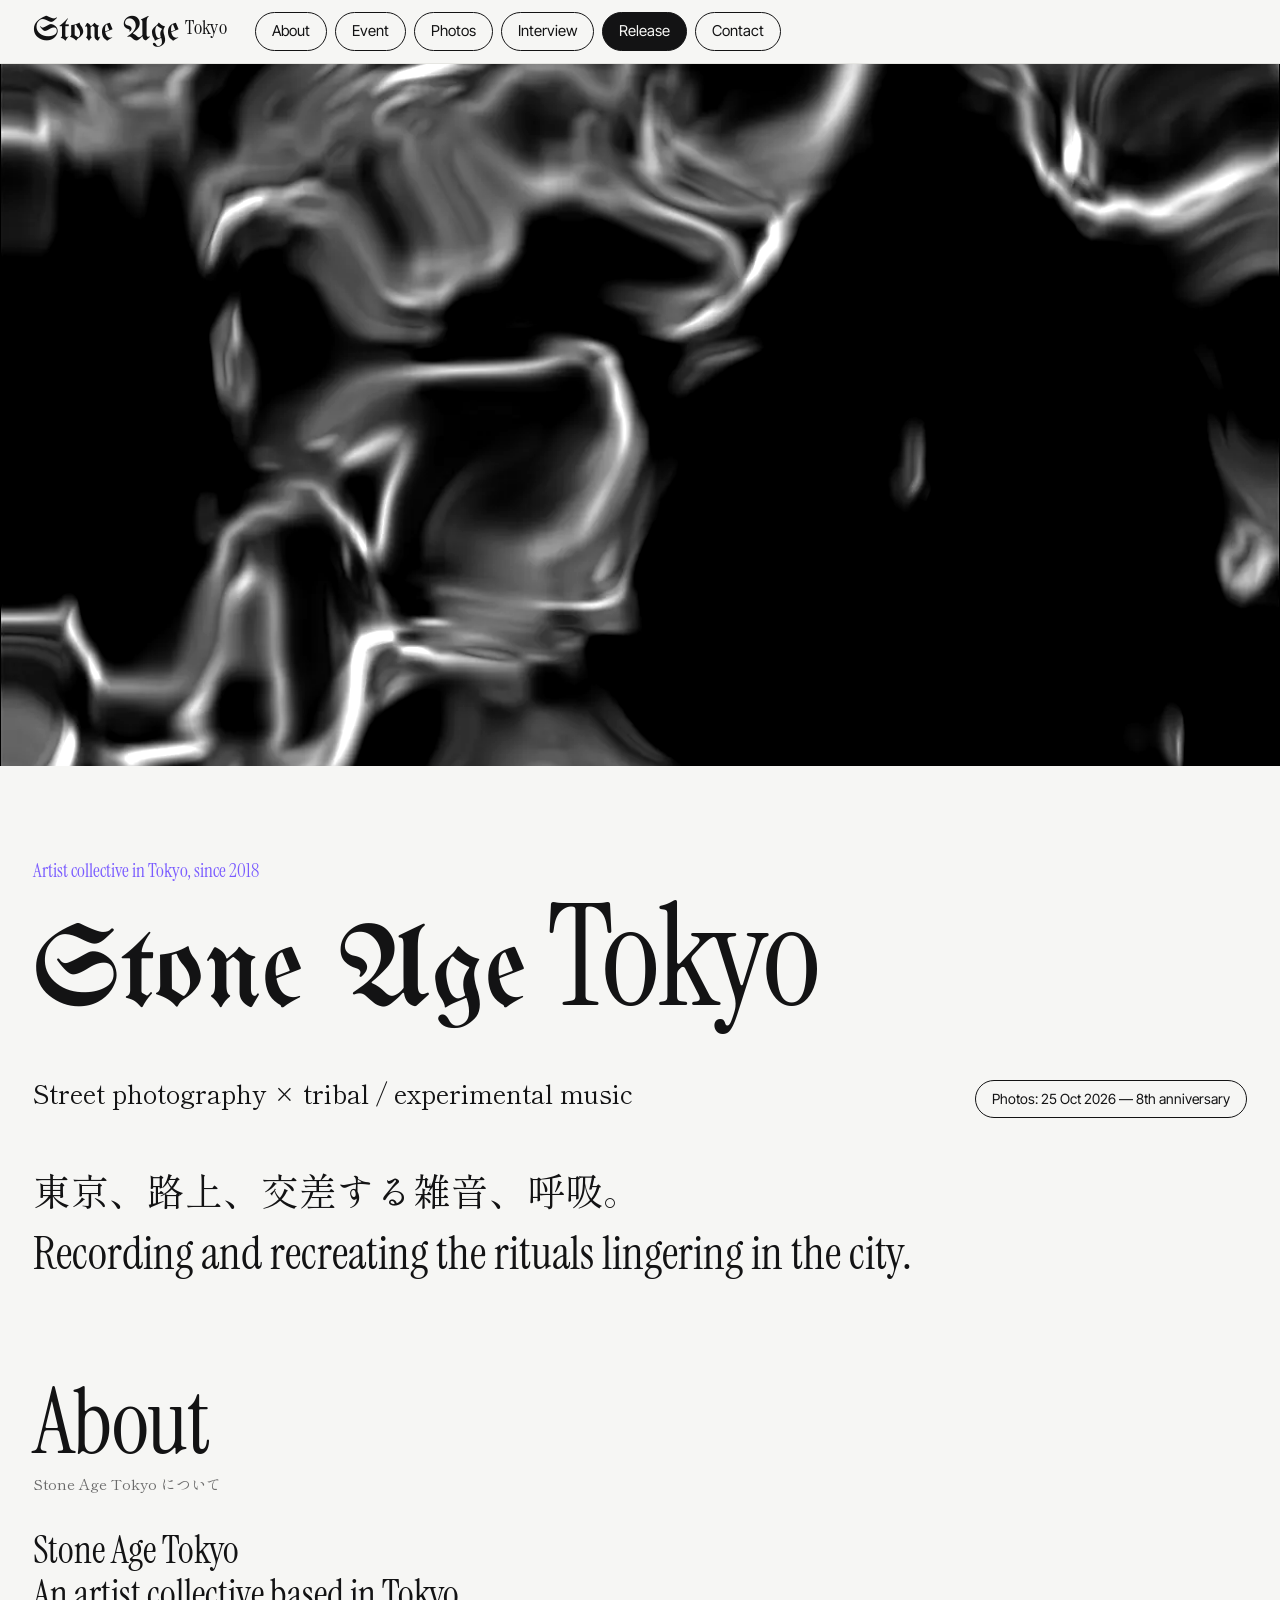
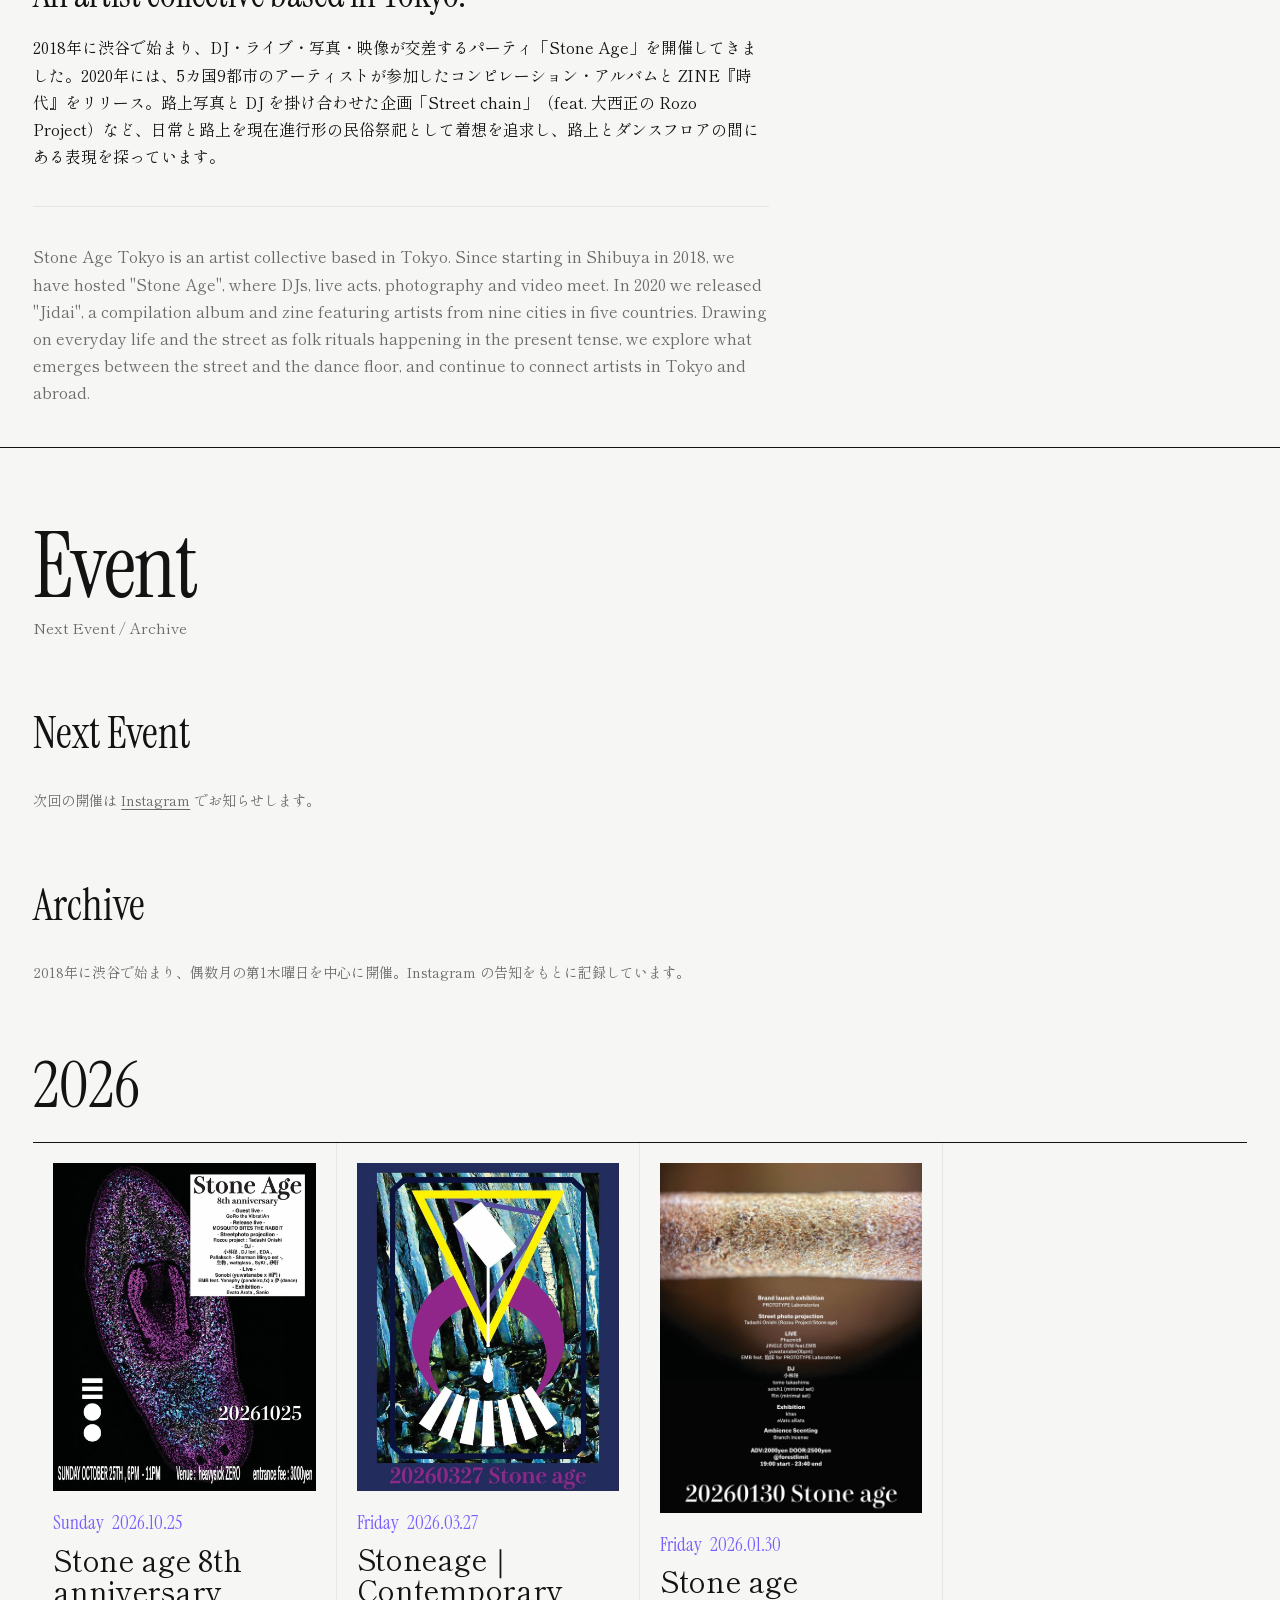
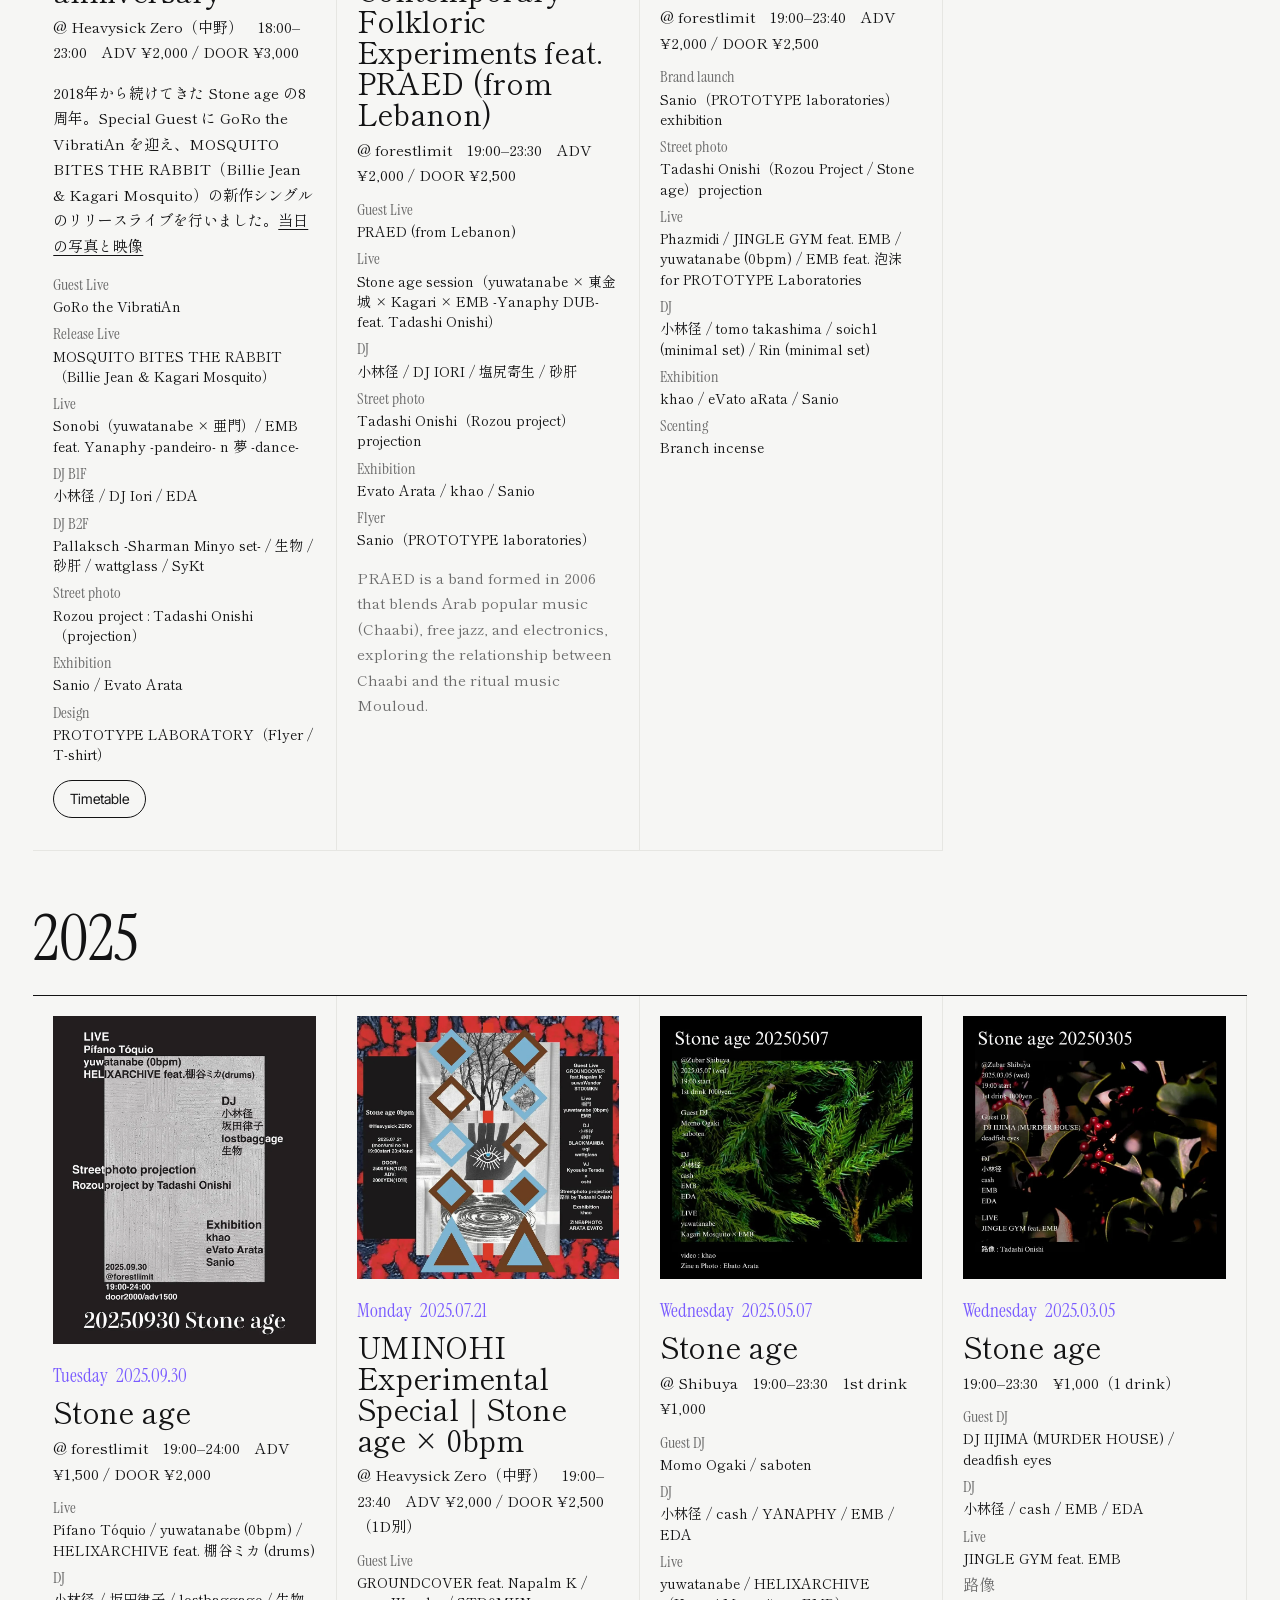
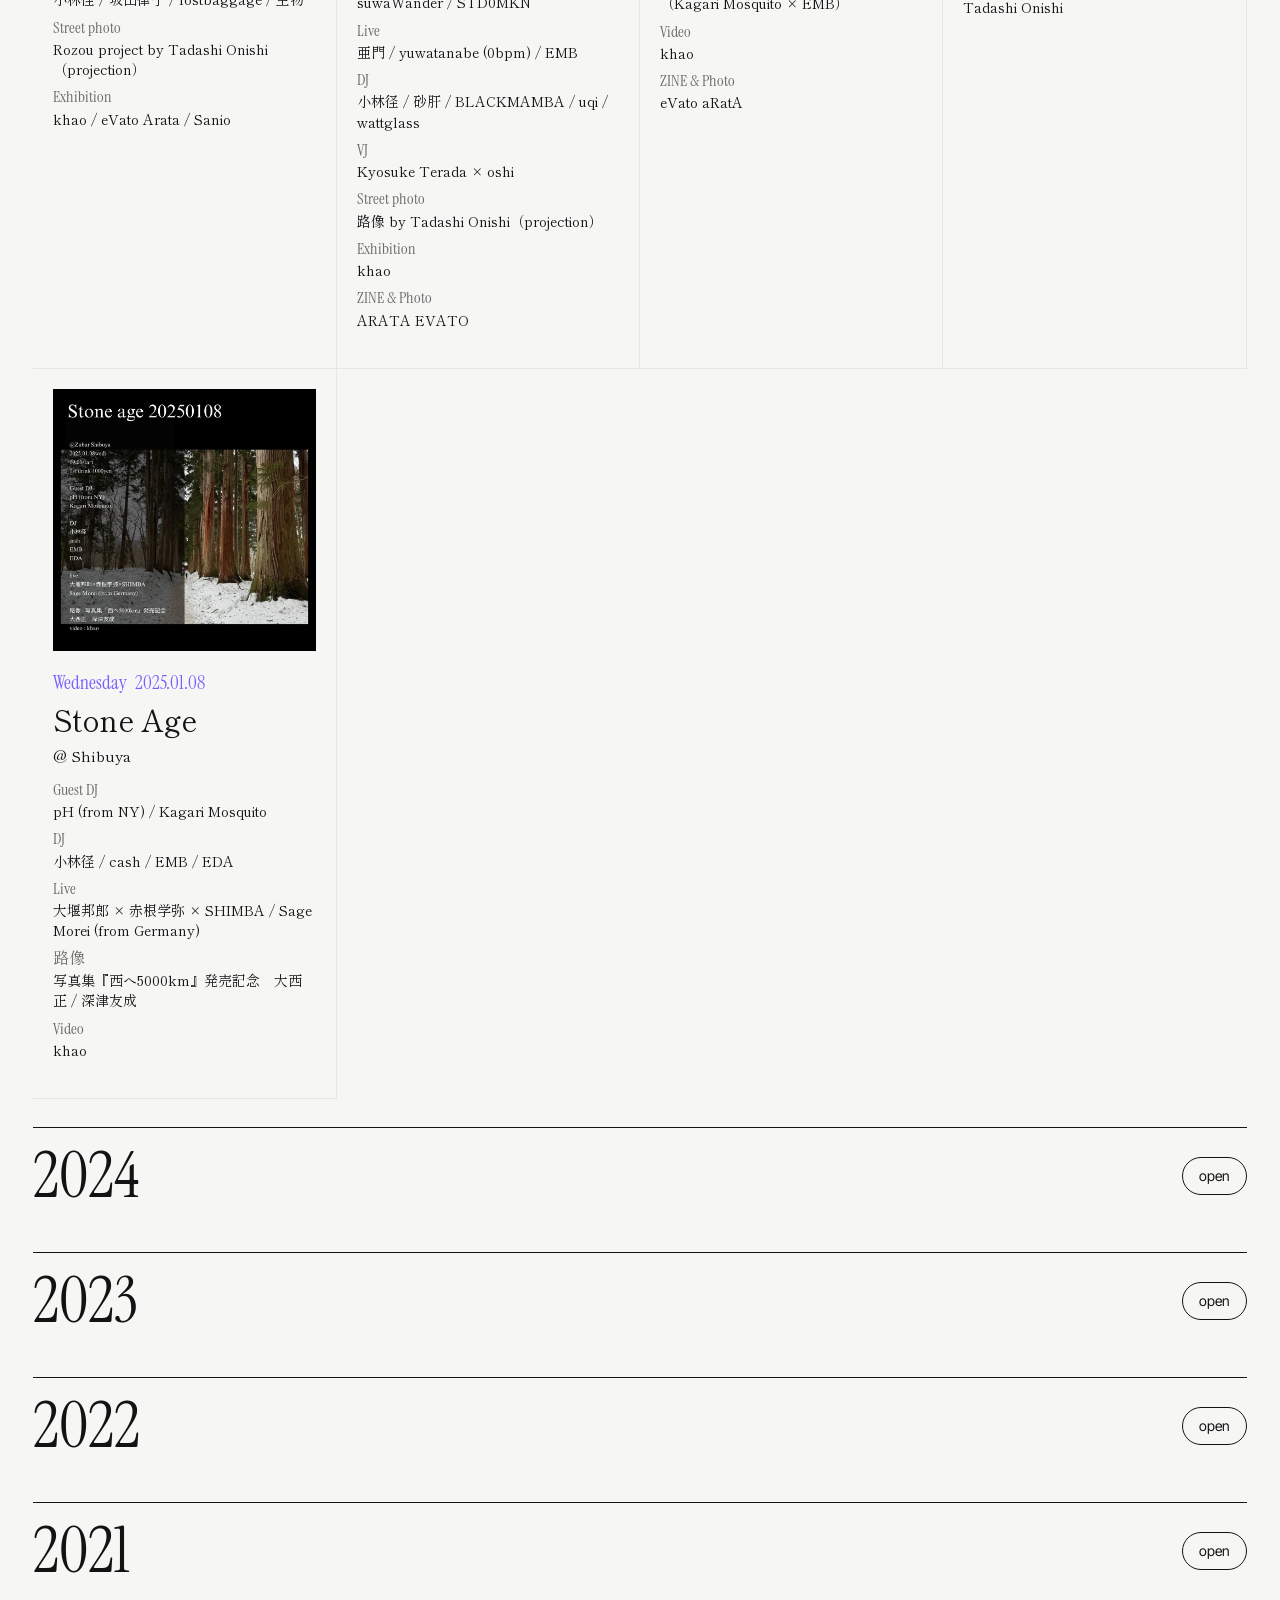
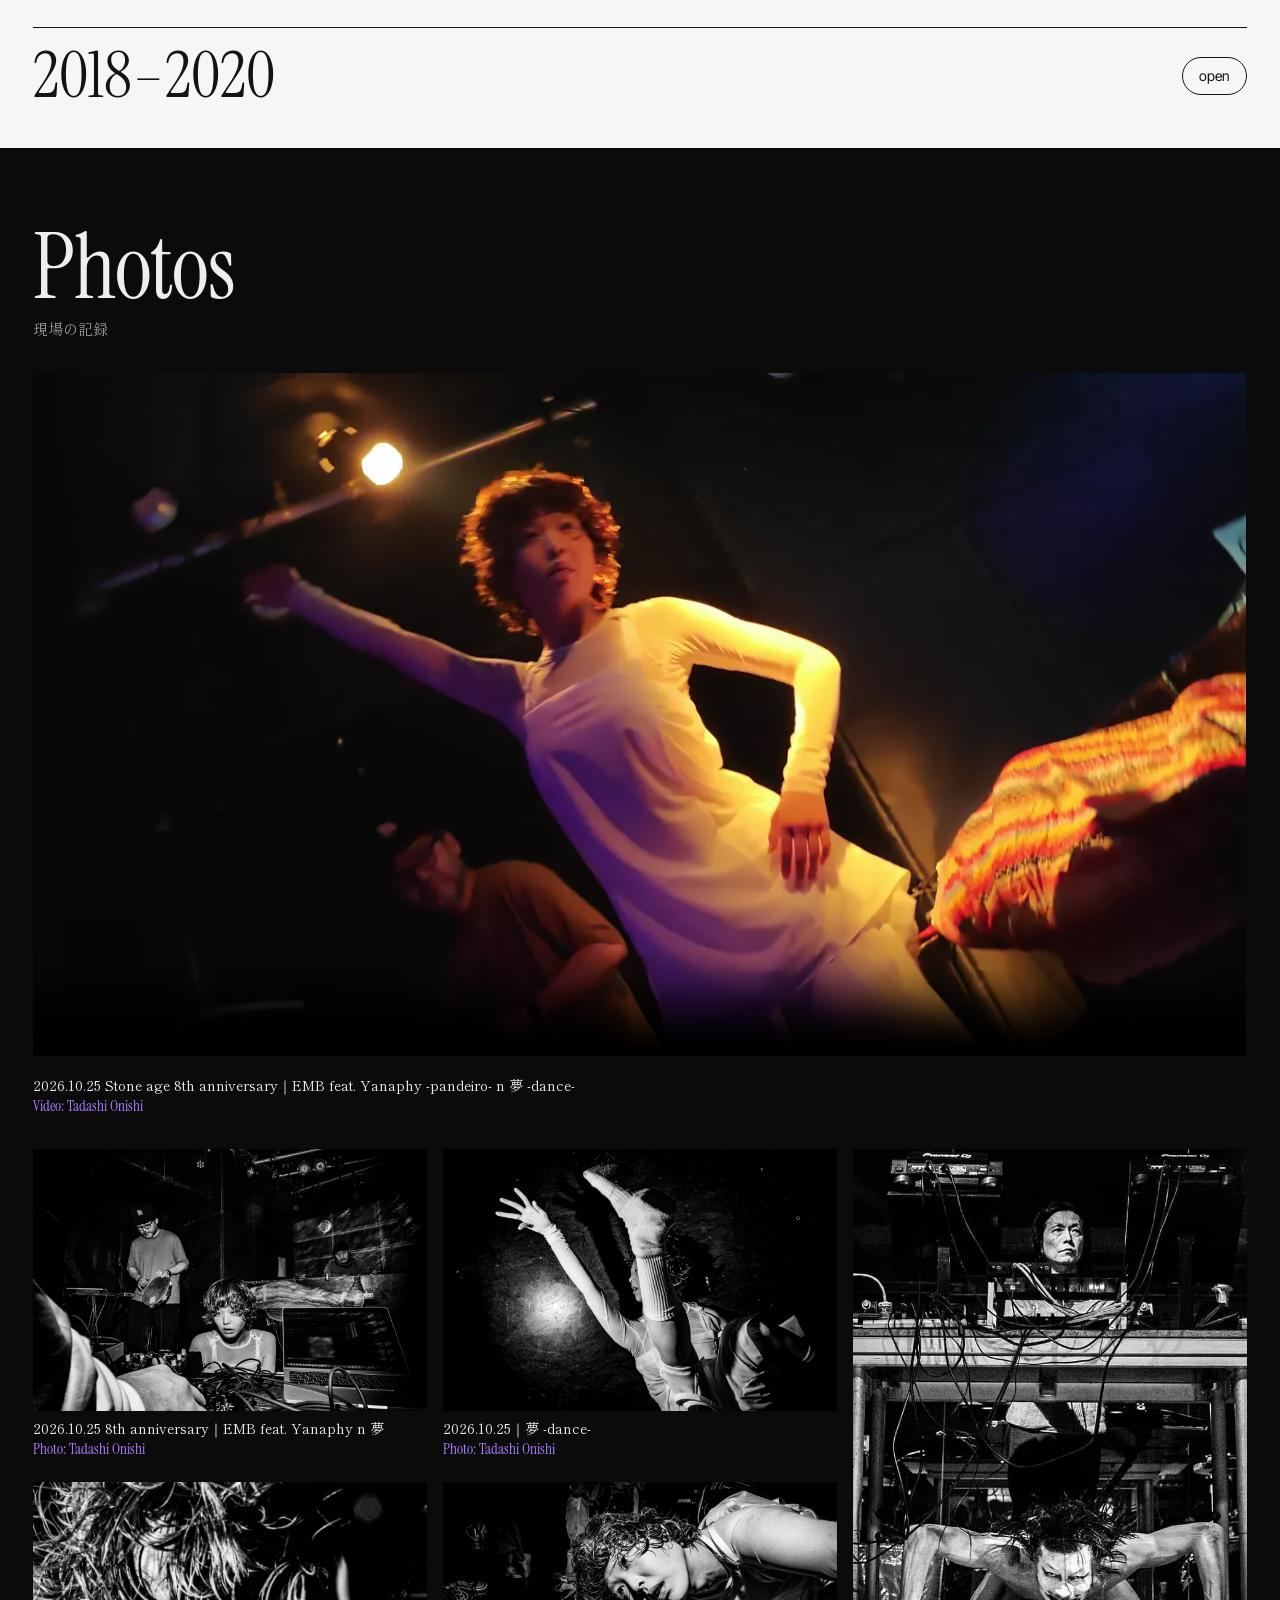
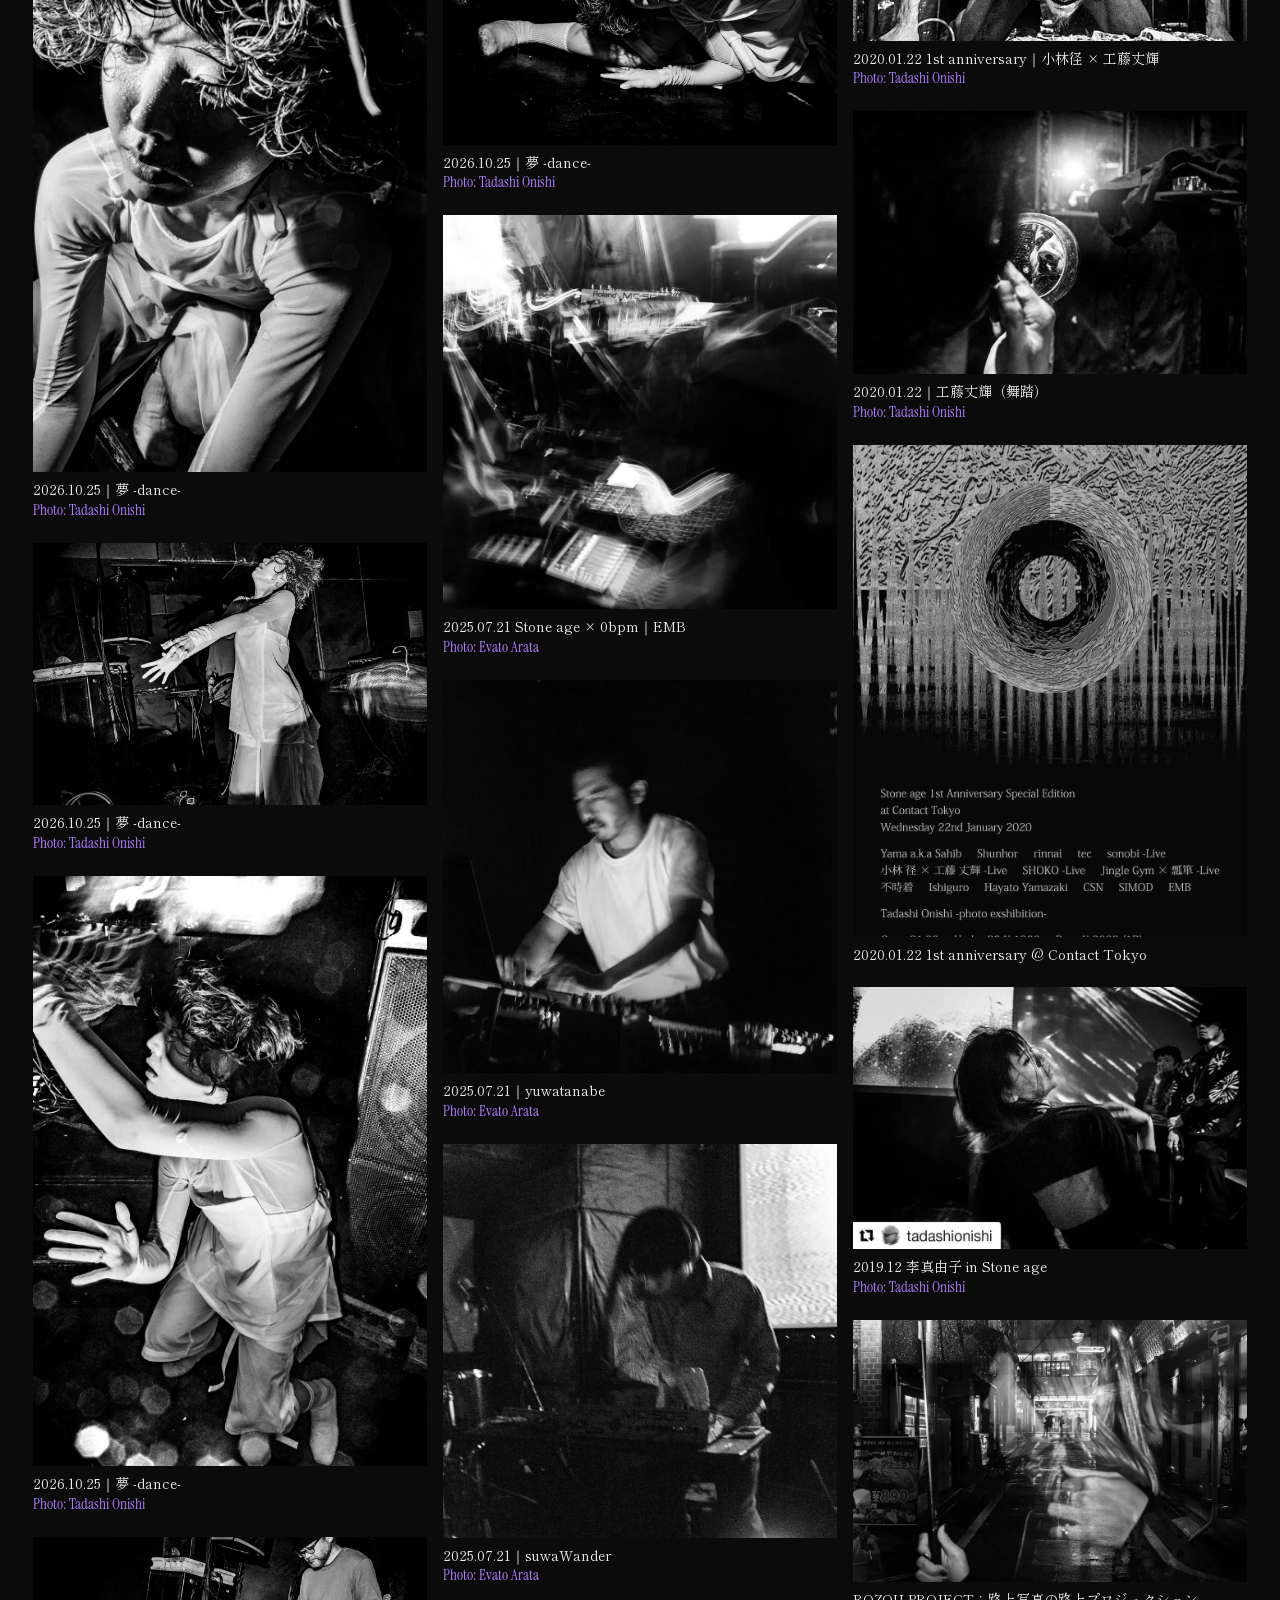
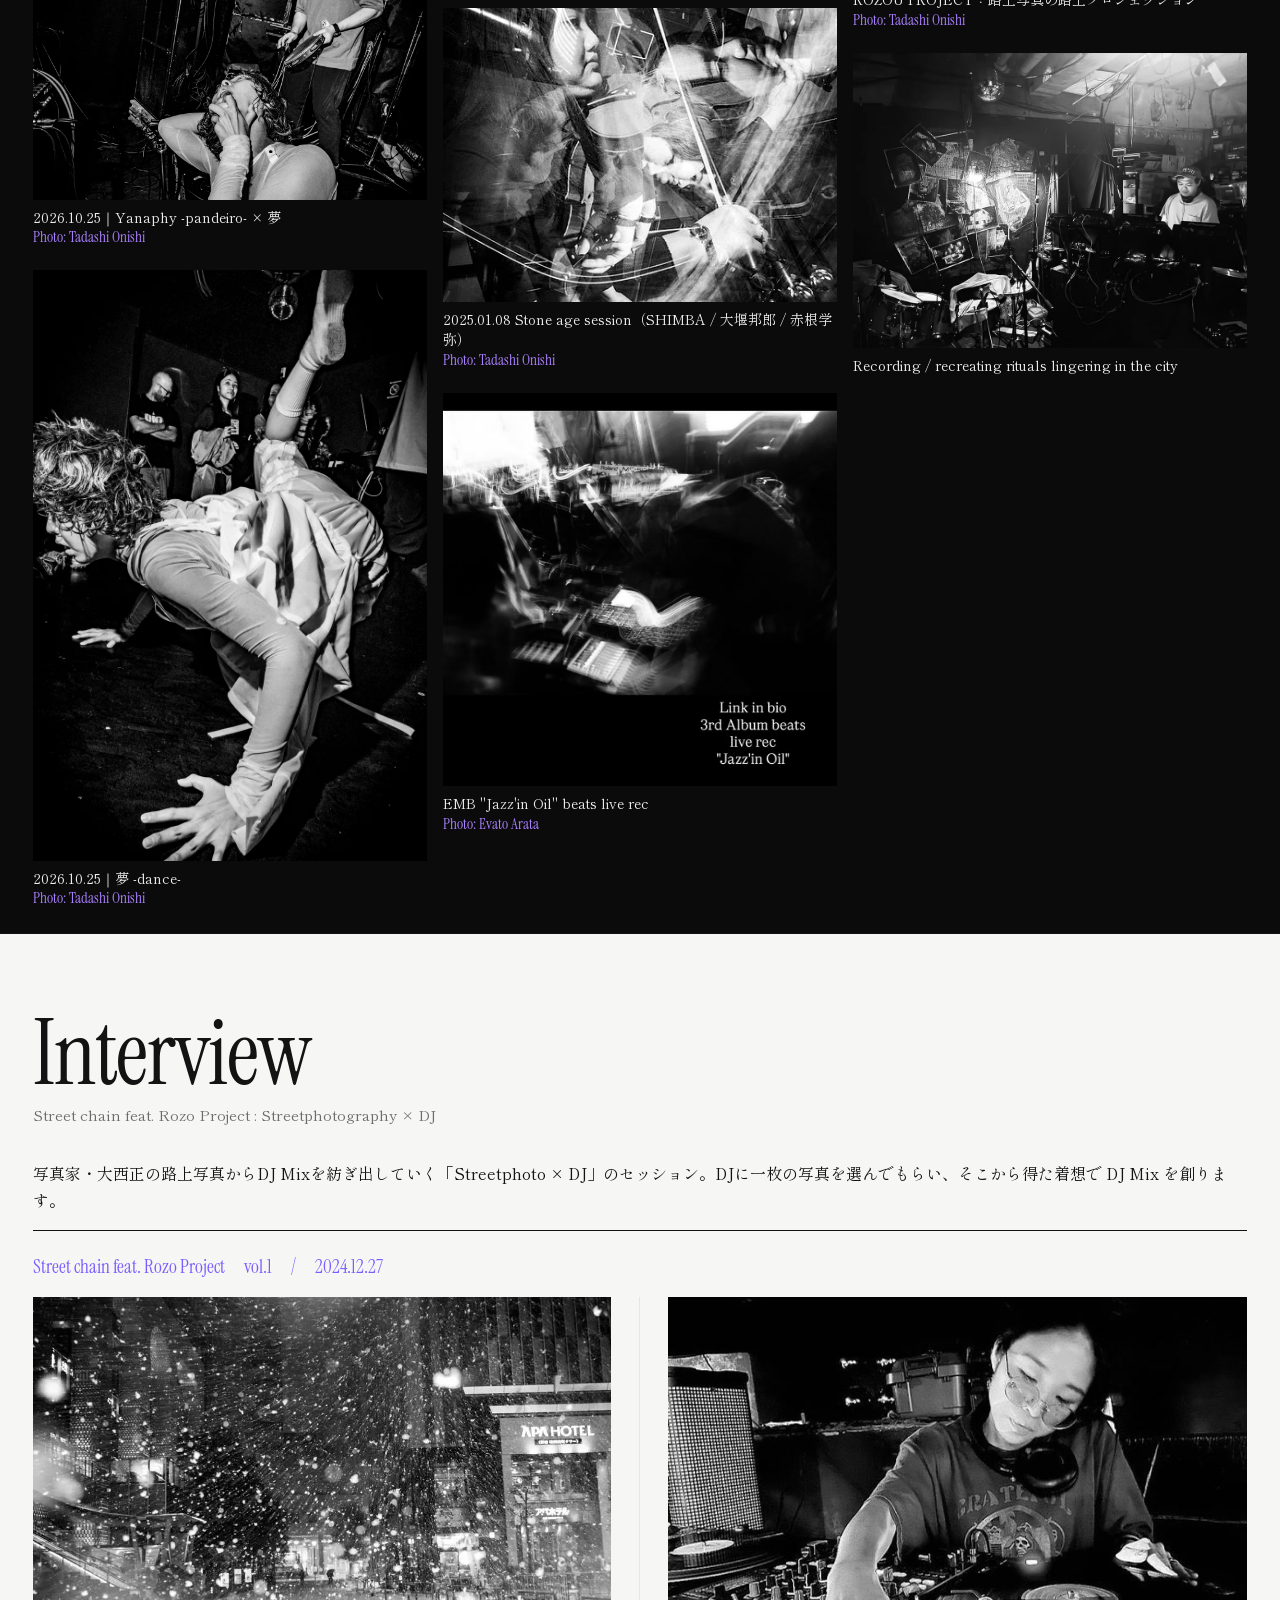
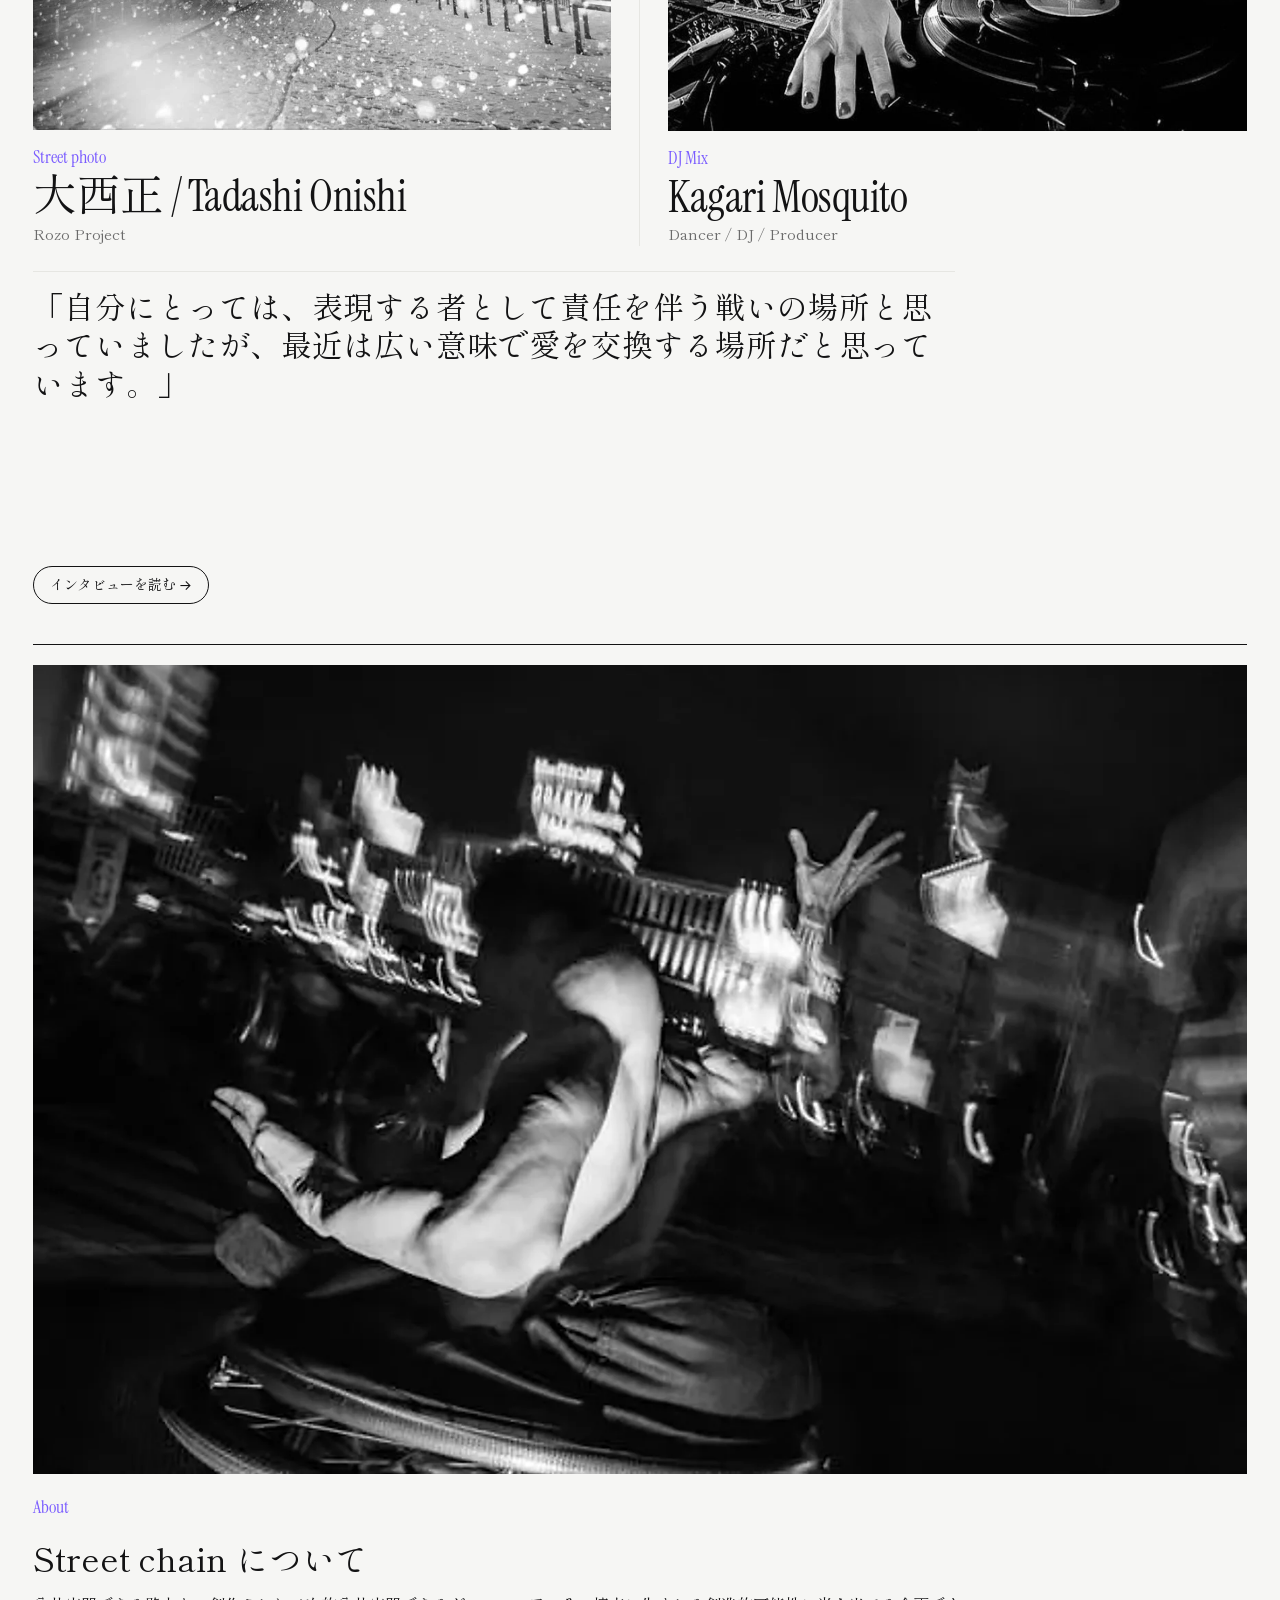
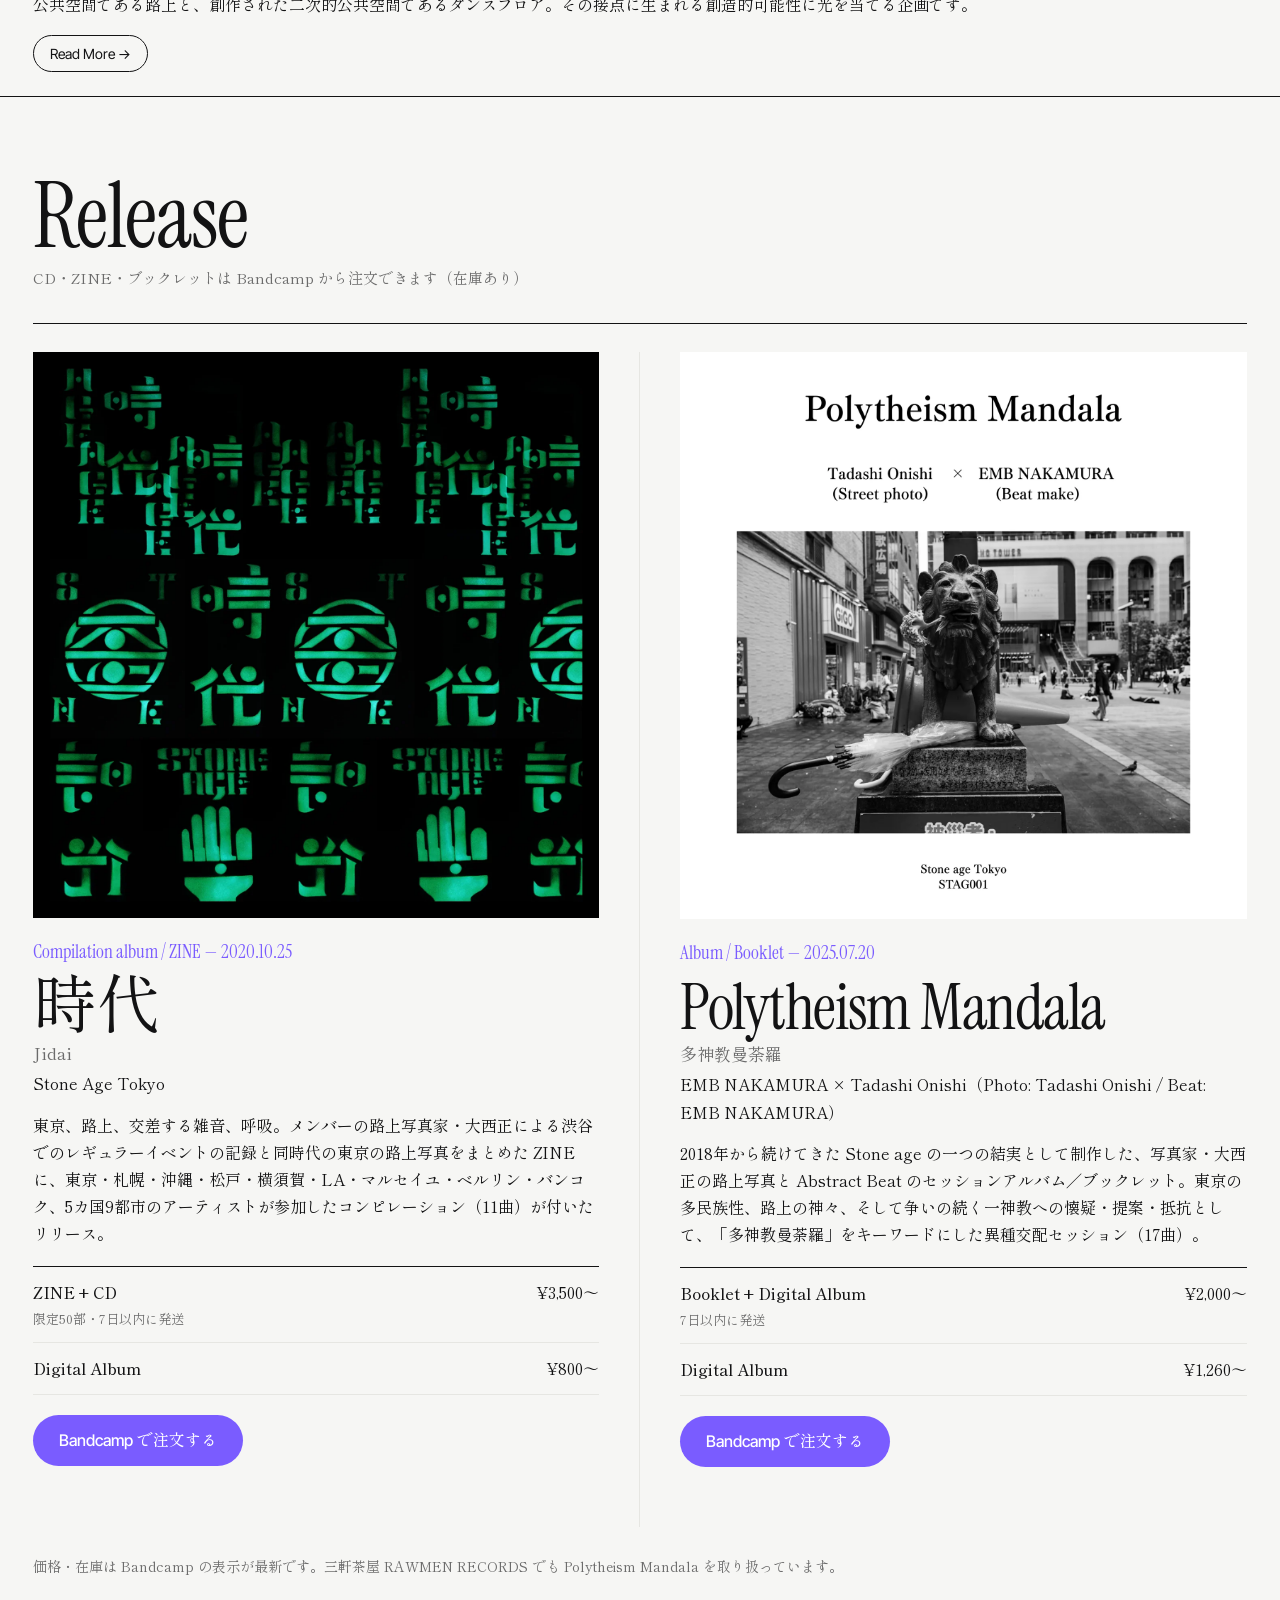
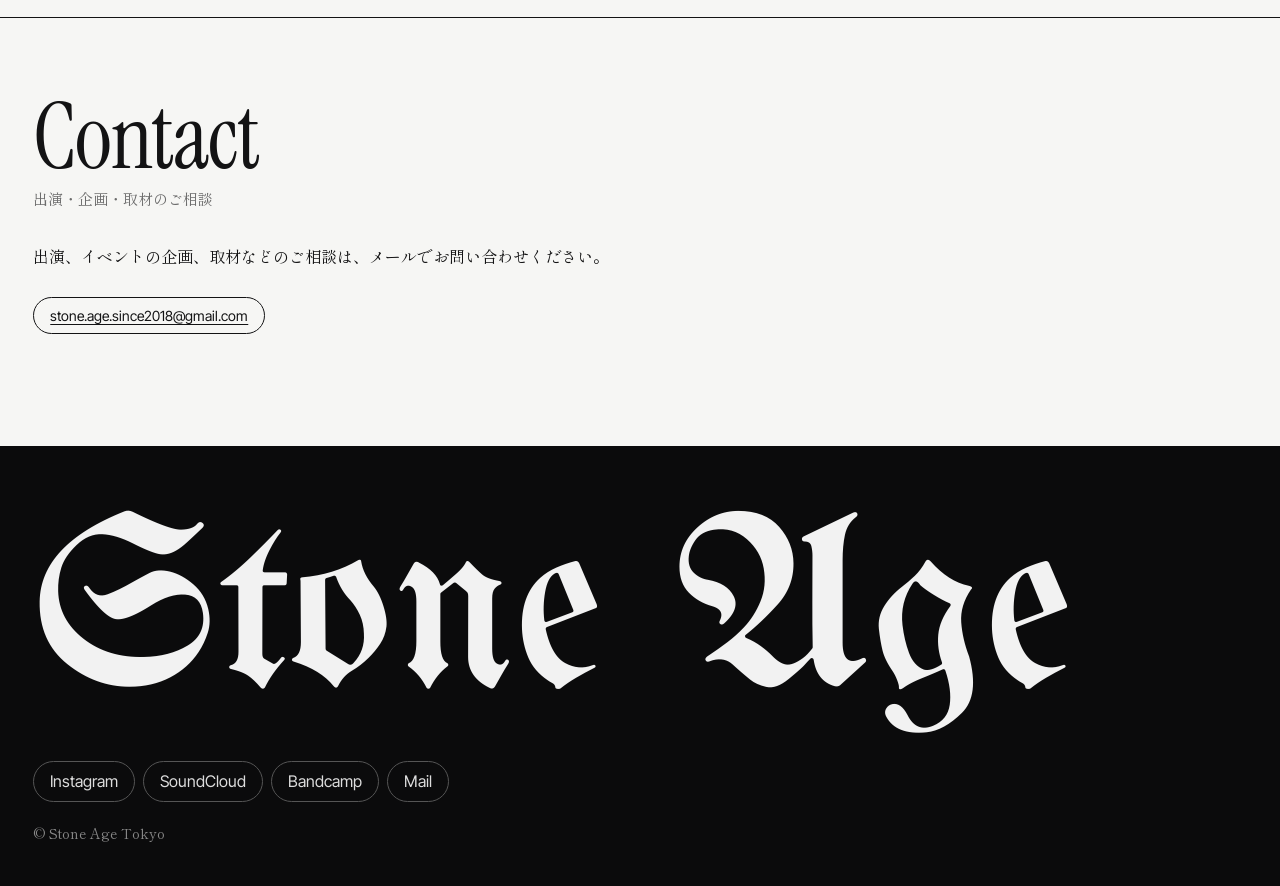
<file: index.html>
<!doctype html>
<html lang="ja">
<head>
  <meta charset="utf-8">
  <meta name="viewport" content="width=device-width, initial-scale=1">
  <title>Stone Age Tokyo</title>
  <meta name="description" content="Stone Age Tokyo は、東京を拠点に活動するアーティストコレクティブ。音楽イベント、リリース、国内外のアーティストとの交流を企画しています。">
  <meta property="og:title" content="Stone Age Tokyo">
  <meta property="og:description" content="Artist collective based in Tokyo, since 2018.">
  <meta property="og:type" content="website">
  <meta property="og:url" content="https://stoneage.tokyo/">
  <meta property="og:image" content="https://stoneage.tokyo/assets/img/ogp.jpg">
  <meta name="twitter:card" content="summary_large_image">
  <link rel="preconnect" href="https://fonts.googleapis.com">
  <link rel="preconnect" href="https://fonts.gstatic.com" crossorigin>
  <link href="https://fonts.googleapis.com/css2?family=Inter+Tight:wght@400;500&family=Instrument+Serif&family=Shippori+Mincho:wght@400;500;600&family=UnifrakturMaguntia&display=swap" rel="stylesheet">
  <link rel="stylesheet" href="assets/style.css">
</head>
<body>
  <header class="site-header">
    <a class="logo" href="./">Stone Age</a>
    <nav class="nav">
      <a href="#about">About</a>
      <a href="#event">Event</a>
      <a href="#photos">Photos</a>
      <a href="#interview">Interview</a>
      <a href="#release">Release</a>
      <a href="#contact">Contact</a>
    </nav>
    <dl class="side-info">
      <dt>Based in</dt><dd>Tokyo, Japan</dd>
      <dt>Since</dt><dd>2018</dd>
      <dt>Follow</dt><dd><a href="https://www.instagram.com/stone.age.tokyo/" target="_blank" rel="noopener">Instagram</a><br><a href="https://soundcloud.com/stoneage-tokyo" target="_blank" rel="noopener">SoundCloud</a><br><a href="https://stoneagetokyo.bandcamp.com/" target="_blank" rel="noopener">Bandcamp</a></dd>
      <dt>Contact</dt><dd><a href="mailto:stone.age.since2018@gmail.com">Mail</a></dd>
    </dl>
  </header>

  <div class="hero">
    <picture>
      <source media="(max-width: 700px)" srcset="assets/img/hero-portrait.webp">
      <img class="hero-bg" src="assets/img/hero.webp" alt="" width="2560" height="1600">
    </picture>
  </div>

  <div class="intro">
    <p class="kicker">Artist collective in Tokyo, since 2018</p>
    <h1 class="display"><span class="bl">Stone Age</span> Tokyo</h1>
    <div class="intro-row">
      <p class="intro-meta">Street photography × tribal / experimental music</p>
      <a class="pill" href="#photos">Photos: 25 Oct 2026 — 8th anniversary</a>
    </div>
    <p class="statement"><span class="ja">東京、路上、交差する雑音、呼吸。</span>Recording and recreating the rituals lingering in the city.</p>
  </div>

  <main>
    <section id="about">
      <div class="wrap">
        <h2 class="section-title">About</h2>
        <p class="section-sub">Stone Age Tokyo について</p>
        <div class="grid-2">
          <div>
            <p class="lead" lang="en">Stone Age Tokyo<br>An artist collective based in Tokyo.</p>
            <p>2018年に渋谷で始まり、DJ・ライブ・写真・映像が交差するパーティ「Stone Age」を開催してきました。2020年には、5カ国9都市のアーティストが参加したコンピレーション・アルバムと ZINE『時代』をリリース。路上写真と DJ を掛け合わせた企画「Street chain」（feat. 大西正の Rozo Project）など、日常と路上を現在進行形の民俗祭祀として着想を追求し、路上とダンスフロアの間にある表現を探っています。</p>
          </div>
          <div>
            <p class="en">Stone Age Tokyo is an artist collective based in Tokyo. Since starting in Shibuya in 2018, we have hosted "Stone Age", where DJs, live acts, photography and video meet. In 2020 we released "Jidai", a compilation album and zine featuring artists from nine cities in five countries. Drawing on everyday life and the street as folk rituals happening in the present tense, we explore what emerges between the street and the dance floor, and continue to connect artists in Tokyo and abroad.</p>
          </div>
        </div>
      </div>
    </section>

    <section id="event">
      <div class="wrap">
        <h2 class="section-title">Event</h2>
        <p class="section-sub">Next Event / Archive</p>

        <h3>Next Event</h3>
        <!-- 開催が終わったら、この article を下の Archive の先頭へ移し、ここは次の回に差し替える -->
        <p class="meta">次回の開催は <a href="https://www.instagram.com/stone.age.tokyo/" target="_blank" rel="noopener">Instagram</a> でお知らせします。</p>

<h3 style="margin-top:48px">Archive</h3>
        <p class="meta">2018年に渋谷で始まり、偶数月の第1木曜日を中心に開催。Instagram の告知をもとに記録しています。</p>

        <h4 class="year-title">2026</h4>

        <div class="event-grid">
        <article class="event">
            <div>
              <a class="ev-img" href="assets/img/ig/20261025.webp" target="_blank" rel="noopener"><img src="assets/img/ig/20261025.webp" alt="2026.10.25 フライヤー" width="960" height="1200" loading="lazy"></a>
              <p class="date"><span class="dow">Sunday</span>2026.10.25</p>
            <h3>Stone age 8th anniversary</h3>
            <p class="venue">@ Heavysick Zero（中野）　18:00–23:00　ADV ¥2,000 / DOOR ¥3,000</p>
            <p>2018年から続けてきた Stone age の8周年。Special Guest に GoRo the VibratiAn を迎え、MOSQUITO BITES THE RABBIT（Billie Jean & Kagari Mosquito）の新作シングルのリリースライブを行いました。<a href="#photos">当日の写真と映像</a></p>
            <ul class="lineup">
              <li><b>Guest Live</b>GoRo the VibratiAn</li>
              <li><b>Release Live</b>MOSQUITO BITES THE RABBIT（Billie Jean & Kagari Mosquito）</li>
              <li><b>Live</b>Sonobi（yuwatanabe × 亜門）/ EMB feat. Yanaphy -pandeiro- n 夢 -dance-</li>
              <li><b>DJ B1F</b>小林径 / DJ Iori / EDA</li>
              <li><b>DJ B2F</b>Pallaksch -Sharman Minyo set- / 生物 / 砂肝 / wattglass / SyKt</li>
              <li><b>Street photo</b>Rozou project : Tadashi Onishi（projection）</li>
              <li><b>Exhibition</b>Sanio / Evato Arata</li>
              <li><b>Design</b>PROTOTYPE LABORATORY（Flyer / T-shirt）</li>
            </ul>
            <details class="timetable">
              <summary>Timetable</summary>
              <div class="grid-2">
                <ul class="lineup">
                  <li><b>B1F</b></li>
                  <li>18:00–19:15　EDA</li>
                  <li>19:15–19:40　EMB × Yanaphy（live）</li>
                  <li>19:40–20:30　DJ Iori</li>
                  <li>20:30–21:00　Sonobi（亜門 × yuwatanabe）2026 set（live）</li>
                  <li>21:00–21:50　小林径</li>
                  <li>21:50–22:30　GoRo the VibratiAn（live）</li>
                  <li>22:30–23:00　MOSQUITO BITES THE RABBIT（live）</li>
                </ul>
                <ul class="lineup">
                  <li><b>B2F</b></li>
                  <li>18:00–19:00　SyKt</li>
                  <li>19:00–20:00　wattglass</li>
                  <li>20:00–21:00　砂肝</li>
                  <li>21:00–22:00　Pallaksch</li>
                  <li>22:00–23:00　生物</li>
                </ul>
              </div>
            </details>
          </div>
        </article>

        <article class="event">
            <div>
              <a class="ev-img" href="assets/img/ig/20260327.webp" target="_blank" rel="noopener"><img src="assets/img/ig/20260327.webp" alt="2026.03.27 フライヤー" width="960" height="1199" loading="lazy"></a>
              <p class="date"><span class="dow">Friday</span>2026.03.27</p>
            <h3>Stoneage｜Contemporary Folkloric Experiments feat. PRAED (from Lebanon)</h3>
            <p class="venue">@ forestlimit　19:00–23:30　ADV ¥2,000 / DOOR ¥2,500</p>
            <ul class="lineup">
              <li><b>Guest Live</b>PRAED (from Lebanon)</li>
              <li><b>Live</b>Stone age session（yuwatanabe × 東金城 × Kagari × EMB -Yanaphy DUB- feat. Tadashi Onishi）</li>
              <li><b>DJ</b>小林径 / DJ IORI / 塩尻寄生 / 砂肝</li>
              <li><b>Street photo</b>Tadashi Onishi（Rozou project）projection</li>
              <li><b>Exhibition</b>Evato Arata / khao / Sanio</li>
              <li><b>Flyer</b>Sanio（PROTOTYPE laboratories）</li>
            </ul>
            <p class="en">PRAED is a band formed in 2006 that blends Arab popular music (Chaabi), free jazz, and electronics, exploring the relationship between Chaabi and the ritual music Mouloud.</p>
          </div>
        </article>

        <article class="event">
            <div>
              <a class="ev-img" href="assets/img/flyer-20260130.webp" target="_blank" rel="noopener"><img src="assets/img/flyer-20260130.webp" alt="2026.01.30 フライヤー" width="2216" height="2954" loading="lazy"></a>
              <p class="date"><span class="dow">Friday</span>2026.01.30</p>
            <h3>Stone age</h3>
            <p class="venue">@ forestlimit　19:00–23:40　ADV ¥2,000 / DOOR ¥2,500</p>
            <ul class="lineup">
              <li><b>Brand launch</b>Sanio（PROTOTYPE laboratories）exhibition</li>
              <li><b>Street photo</b>Tadashi Onishi（Rozou Project / Stone age）projection</li>
              <li><b>Live</b>Phazmidi / JINGLE GYM feat. EMB / yuwatanabe (0bpm) / EMB feat. 泡沫 for PROTOTYPE Laboratories</li>
              <li><b>DJ</b>小林径 / tomo takashima / soich1 (minimal set) / Rin (minimal set)</li>
              <li><b>Exhibition</b>khao / eVato aRata / Sanio</li>
              <li><b>Scenting</b>Branch incense</li>
            </ul>
          </div>
        </article>
        </div>

<h4 class="year-title">2025</h4>

        <div class="event-grid">
        <article class="event">
            <div>
              <a class="ev-img" href="assets/img/ig/20250930.webp" target="_blank" rel="noopener"><img src="assets/img/ig/20250930.webp" alt="2025.09.30 フライヤー" width="960" height="1200" loading="lazy"></a>
              <p class="date"><span class="dow">Tuesday</span>2025.09.30</p>
            <h3>Stone age</h3>
            <p class="venue">@ forestlimit　19:00–24:00　ADV ¥1,500 / DOOR ¥2,000</p>
            <ul class="lineup">
              <li><b>Live</b>Pífano Tóquio / yuwatanabe (0bpm) / HELIXARCHIVE feat. 棚谷ミカ (drums)</li>
              <li><b>DJ</b>小林径 / 坂田律子 / lostbaggage / 生物</li>
              <li><b>Street photo</b>Rozou project by Tadashi Onishi（projection）</li>
              <li><b>Exhibition</b>khao / eVato Arata / Sanio</li>
            </ul>
          </div>
        </article>

        <article class="event">
            <div>
              <a class="ev-img" href="assets/img/ig/20250721.webp" target="_blank" rel="noopener"><img src="assets/img/ig/20250721.webp" alt="2025.07.21 フライヤー" width="960" height="960" loading="lazy"></a>
              <p class="date"><span class="dow">Monday</span>2025.07.21</p>
            <h3>UMINOHI Experimental Special｜Stone age × 0bpm</h3>
            <p class="venue">@ Heavysick Zero（中野）　19:00–23:40　ADV ¥2,000 / DOOR ¥2,500（1D別）</p>
            <ul class="lineup">
              <li><b>Guest Live</b>GROUNDCOVER feat. Napalm K / suwaWander / STD0MKN</li>
              <li><b>Live</b>亜門 / yuwatanabe (0bpm) / EMB</li>
              <li><b>DJ</b>小林径 / 砂肝 / BLACKMAMBA / uqi / wattglass</li>
              <li><b>VJ</b>Kyosuke Terada × oshi</li>
              <li><b>Street photo</b>路像 by Tadashi Onishi（projection）</li>
              <li><b>Exhibition</b>khao</li>
              <li><b>ZINE & Photo</b>ARATA EVATO</li>
            </ul>
          </div>
        </article>

        <article class="event">
            <div>
              <a class="ev-img" href="assets/img/ig/20250507.webp" target="_blank" rel="noopener"><img src="assets/img/ig/20250507.webp" alt="2025.05.07 フライヤー" width="960" height="960" loading="lazy"></a>
              <p class="date"><span class="dow">Wednesday</span>2025.05.07</p>
            <h3>Stone age</h3>
            <p class="venue">@ Shibuya　19:00–23:30　1st drink ¥1,000</p>
            <ul class="lineup">
              <li><b>Guest DJ</b>Momo Ogaki / saboten</li>
              <li><b>DJ</b>小林径 / cash / YANAPHY / EMB / EDA</li>
              <li><b>Live</b>yuwatanabe / HELIXARCHIVE（Kagari Mosquito × EMB）</li>
              <li><b>Video</b>khao</li>
              <li><b>ZINE & Photo</b>eVato aRatA</li>
            </ul>
          </div>
        </article>

        <article class="event">
            <div>
              <a class="ev-img" href="assets/img/ig/20250305.webp" target="_blank" rel="noopener"><img src="assets/img/ig/20250305.webp" alt="2025.03.05 フライヤー" width="960" height="960" loading="lazy"></a>
              <p class="date"><span class="dow">Wednesday</span>2025.03.05</p>
            <h3>Stone age</h3>
            <p class="venue">19:00–23:30　¥1,000（1 drink）</p>
            <ul class="lineup">
              <li><b>Guest DJ</b>DJ IIJIMA (MURDER HOUSE) / deadfish eyes</li>
              <li><b>DJ</b>小林径 / cash / EMB / EDA</li>
              <li><b>Live</b>JINGLE GYM feat. EMB</li>
              <li><b>路像</b>Tadashi Onishi</li>
            </ul>
          </div>
        </article>

        <article class="event">
            <div>
              <a class="ev-img" href="assets/img/ig/20250108.webp" target="_blank" rel="noopener"><img src="assets/img/ig/20250108.webp" alt="2025.01.08 フライヤー" width="960" height="960" loading="lazy"></a>
              <p class="date"><span class="dow">Wednesday</span>2025.01.08</p>
            <h3>Stone Age</h3>
            <p class="venue">@ Shibuya</p>
            <ul class="lineup">
              <li><b>Guest DJ</b>pH (from NY) / Kagari Mosquito</li>
              <li><b>DJ</b>小林径 / cash / EMB / EDA</li>
              <li><b>Live</b>大堰邦郎 × 赤根学弥 × SHIMBA / Sage Morei (from Germany)</li>
              <li><b>路像</b>写真集『西へ5000km』発売記念　大西正 / 深津友成</li>
              <li><b>Video</b>khao</li>
            </ul>
          </div>
        </article>
        </div>

<details class="year">
          <summary><h4 class="year-title">2024</h4></summary>

          <div class="event-grid">
          <article class="event">
            <div>
              <p class="date"><span class="dow">Wednesday</span>2024.11.06</p><h3>Stoneage Experimental Session</h3>
              <div class="video">
                <iframe src="https://www.youtube.com/embed/8YRYcSE9G6M" title="Stoneage Experimental Session 2024.11.6" loading="lazy" allow="accelerometer; clipboard-write; encrypted-media; gyroscope; picture-in-picture; web-share" referrerpolicy="strict-origin-when-cross-origin" allowfullscreen></iframe>
              </div>
              <p class="meta">Video: Tadashi Onishi</p>
            </div>
          </article>

          <article class="event">
            <div>
              <p class="date"><span class="dow">Wednesday</span>2024.09.04</p><h3>Stone Age</h3>
              <p class="venue">@ Shibuya</p>
              <ul class="lineup">
                <li><b>Lineup</b>小林径 / cash Eda / EMB / 大西正 / khao / 柳円 / Yanaphy</li>
              </ul>
            </div>
          </article>

          <article class="event">
            <div>
              <a class="ev-img" href="assets/img/ig/20240324.webp" target="_blank" rel="noopener"><img src="assets/img/ig/20240324.webp" alt="2024.03.24 フライヤー" width="960" height="960" loading="lazy"></a>
              <p class="date"><span class="dow">Sunday</span>2024.03.24</p>
              <h3>古代天文台 feat. Thanart Rasanon aka Peach</h3>
              <p class="venue">@ forestlimit　18:00–24:00　¥2,000 + 1 drink</p>
              <ul class="lineup">
                <li><b>Live</b>r.flav / EMB（Drone set）</li>
                <li><b>DJ</b>DRIPTECH / YELLOWUHURU / RAWTHEBACKWELL / deadfish eyes / Octpupa / Naggie</li>
              </ul>
              <p class="en">Thanart Rasanon aka Peach (pTR, DRIPTECH, r.flav) is a music producer, musician, DJ, and blozxom co-runner, based in Bangkok.</p>
            </div>
          </article>
          </div>

</details>

        <details class="year">
          <summary><h4 class="year-title">2023</h4></summary>

          <div class="event-grid">
          <article class="event">
            <div>
              <a class="ev-img" href="assets/img/ig/20231217.webp" target="_blank" rel="noopener"><img src="assets/img/ig/20231217.webp" alt="2023.12.17 フライヤー" width="960" height="960" loading="lazy"></a>
              <p class="date"><span class="dow">Sunday</span>2023.12.17</p>
              <h3>Stone age（再始動）</h3>
              <p class="venue">@ Shibuya　1st drink ¥1,000</p>
              <ul class="lineup">
                <li><b>Guest Live</b>yuwatanabe (0bpm)</li>
                <li><b>Guest DJ</b>misa nakamura (patterns in nature) / 茸³</li>
                <li><b>Resident DJ</b>小林径 / Cash / EMB / TT.</li>
              </ul>
            </div>
          </article>

          <article class="event">
            <div>
              <a class="ev-img" href="assets/img/ig/20230917.webp" target="_blank" rel="noopener"><img src="assets/img/ig/20230917.webp" alt="2023.09.17 フライヤー" width="960" height="960" loading="lazy"></a>
              <p class="date"><span class="dow">Sunday</span>2023.09.17</p>
              <h3>Stone age｜Sound chanting to new Tokyo</h3>
              <p class="venue">@ Shibuya　23:00–　1st drink ¥1,500</p>
              <ul class="lineup">
                <li><b>Live</b>Mehr Licht (grayfield) / EMB and Stone age session</li>
                <li><b>DJ</b>小林径 / ASKE / CASH / Snow / Erythryna / oshi / 茸³</li>
              </ul>
            </div>
          </article>

          <article class="event">
            <div>
              <a class="ev-img" href="assets/img/ig/20230912.webp" target="_blank" rel="noopener"><img src="assets/img/ig/20230912.webp" alt="2023.09.12 フライヤー" width="960" height="960" loading="lazy"></a>
              <p class="date"><span class="dow">Tuesday</span>2023.09.12</p>
              <h3>STORN AGE × grayfield｜古代天文台</h3>
              <p class="venue">@ forestlimit　19:00–　1st drink ¥2,000</p>
              <ul class="lineup">
                <li><b>Live</b>HARIKUYAMAKU（from Okinawa）/ EMB and Stone age session</li>
                <li><b>DJ</b>COMPUMA / oshi / KIRAYAMA / 南 / Naggie</li>
                <li><b>PA</b>LCR SET UP</li>
              </ul>
            </div>
          </article>

          <article class="event">
            <div>
              <a class="ev-img" href="assets/img/ig/20230511.webp" target="_blank" rel="noopener"><img src="assets/img/ig/20230511.webp" alt="2023.05.11 フライヤー" width="960" height="960" loading="lazy"></a>
              <p class="date"><span class="dow">Thursday</span>2023.05.11</p>
              <h3>Okinawan music in Shibuya</h3>
              <p class="venue">@ Bar LSD（渋谷）　19:30 open　¥2,500</p>
              <ul class="lineup">
                <li><b>Live</b>Aragaki Mutsumi feat. EMB (Stone age) / Yanagimoto Takeshi (Pandeiro)</li>
                <li><b>DJ</b>Stone age crew</li>
              </ul>
            </div>
          </article>

          <article class="event">
            <div>
              <a class="ev-img" href="assets/img/ig/20230428.webp" target="_blank" rel="noopener"><img src="assets/img/ig/20230428.webp" alt="2023.04.28 フライヤー" width="960" height="960" loading="lazy"></a>
              <p class="date"><span class="dow">Friday</span>2023.04.28</p>
              <h3>MA-MEDI presented by Stone age</h3>
              <p class="venue">@ Bar Development Base Koenji　21:00–till morning</p>
              <ul class="lineup">
                <li><b>Live</b>sound of nothing (0bpm) / EMB</li>
                <li><b>DJ</b>小林径 / +fly / oshi / Asterix a.k.a Asogi / isg / EDA</li>
              </ul>
            </div>
          </article>

          <article class="event">
            <div>
              <a class="ev-img" href="assets/img/ig/20230106.webp" target="_blank" rel="noopener"><img src="assets/img/ig/20230106.webp" alt="2023.01.06 フライヤー" width="960" height="960" loading="lazy"></a>
              <p class="date"><span class="dow">Friday</span>2023.01.06</p>
              <h3>Ma Medi｜My Meditation Media</h3>
              <p class="venue">@ db Koenji　22:00–　¥1,000</p>
              <ul class="lineup">
                <li><b>Live</b>Q.G.SMOOTH (from Okinawa) / SSAADN / 村上裕 / Stone age Session</li>
                <li><b>DJ</b>CASH / +fly (Happy Ride) / Healthy Munchfood / IKEMURA / isg / EMB</li>
              </ul>
            </div>
          </article>
          </div>

</details>

        <details class="year">
          <summary><h4 class="year-title">2022</h4></summary>

          <div class="event-grid">
          <article class="event">
            <div>
              <a class="ev-img" href="assets/img/ig/20220820.webp" target="_blank" rel="noopener"><img src="assets/img/ig/20220820.webp" alt="2022.08.20 フライヤー" width="665" height="667" loading="lazy"></a>
              <p class="date"><span class="dow">Saturday</span>2022.08.20</p>
              <h3>Stone age Session @ Yokosuka</h3>
              <p class="venue">@ dj bar SHELL（横須賀）　22:00–　¥1,000（1 drink）</p>
              <ul class="lineup">
                <li><b>Live</b>Stone Age Session</li>
                <li><b>Guest DJ</b>NullDaSensei (BS0xtra)</li>
                <li><b>DJ</b>Asogi / CASH / EMB / IWAKI（絶対領域）/ YOHEI（角打ち）/ ASKE</li>
              </ul>
            </div>
          </article>

          <article class="event">
            <div>
              <a class="ev-img" href="assets/img/ig/20220804.webp" target="_blank" rel="noopener"><img src="assets/img/ig/20220804.webp" alt="2022.08.04 フライヤー" width="960" height="960" loading="lazy"></a>
              <p class="date"><span class="dow">Thursday</span>2022.08.04</p>
              <h3>Stone age</h3>
              <p class="venue">@ Shibuya　19:00–23:00　1st drink ¥1,000</p>
              <ul class="lineup">
                <li><b>Live</b>Pífano Tóquio / STONE AGE SESSION</li>
                <li><b>DJ</b>CASH / isg / EMB</li>
                <li><b>Street photo</b>Tadashi Onishi</li>
              </ul>
            </div>
          </article>

          <article class="event">
            <div>
              <a class="ev-img" href="assets/img/ig/20220730.webp" target="_blank" rel="noopener"><img src="assets/img/ig/20220730.webp" alt="2022.07.30 フライヤー" width="960" height="1200" loading="lazy"></a>
              <p class="date"><span class="dow">Saturday</span>2022.07.30</p>
              <h3>遍在</h3>
              <p class="venue">@ forestlimit（幡ヶ谷）　19:00–　¥2,000 + 1D</p>
              <ul class="lineup">
                <li><b>Live</b>Thanart Rasanon / STONE AGE SESSION（村上裕 / Asōgi / CASH / EMB / Mayako / YYOSHIBEH）/ Phazmidi</li>
                <li><b>DJ</b>田嶋周造 (from PICNICYOU)</li>
              </ul>
            </div>
          </article>

          <article class="event">
            <div>
              <a class="ev-img" href="assets/img/ig/20220614.webp" target="_blank" rel="noopener"><img src="assets/img/ig/20220614.webp" alt="2022.06.14 フライヤー" width="960" height="960" loading="lazy"></a>
              <p class="date"><span class="dow">Tuesday</span>2022.06.14</p>
              <h3>Stone age｜side-mnml</h3>
              <p class="venue">minimal, dance, till morning</p>
              <ul class="lineup">
                <li><b>Guest DJ</b>ASKE</li>
                <li><b>Live</b>EMB and Stone age Session</li>
                <li><b>DJ</b>CASH / isg / mukasa / EMB</li>
              </ul>
            </div>
          </article>

          <article class="event">
            <div>
              <a class="ev-img" href="assets/img/ig/20220605.webp" target="_blank" rel="noopener"><img src="assets/img/ig/20220605.webp" alt="2022.06.05 フライヤー" width="960" height="960" loading="lazy"></a>
              <p class="date"><span class="dow">Sunday</span>2022.06.05</p>
              <h3>STONE AGE｜side-SP</h3>
              <p class="venue">@ 青山蜂　18:00–24:00　DOOR ¥2,000</p>
              <ul class="lineup">
                <li><b>2F DJ</b>DJ QUIETSTORM / AQUARIUM a.k.a 外神田 deepspace / YELLOWUHULU / Karinga / ICHIRO / DOI</li>
                <li><b>3F DJ</b>小林径 / HELKTRAM (BACK TO CHILL) / ASOGI / CASH / isg</li>
                <li><b>3F Live</b>JAN URILA SAS (Jan and Naomi) / 弥勒 from Okinawa / STB / STONEAGE SESSION</li>
              </ul>
            </div>
          </article>

          <article class="event">
            <div>
              <a class="ev-img" href="assets/img/ig/20220407.webp" target="_blank" rel="noopener"><img src="assets/img/ig/20220407.webp" alt="2022.04.07 フライヤー" width="960" height="640" loading="lazy"></a>
              <p class="date"><span class="dow">Thursday</span>2022.04.07</p>
              <h3>Stone age</h3>
              <p class="venue">@ Shibuya　19:00–23:30　¥1,000（1 drink）</p>
              <ul class="lineup">
                <li><b>Live</b>STONEAGE SESSION / EMB</li>
                <li><b>DJ</b>oshi / isg / CASH</li>
                <li><b>Street photo</b>Tadashi Onishi</li>
              </ul>
            </div>
          </article>

          <article class="event">
            <div>
              <a class="ev-img" href="assets/img/ig/20220220.webp" target="_blank" rel="noopener"><img src="assets/img/ig/20220220.webp" alt="2022.02.20 フライヤー" width="960" height="960" loading="lazy"></a>
              <p class="date"><span class="dow">Sunday</span>2022.02.20</p>
              <h3>STONE AGE 4th anniversary @ 青山蜂</h3>
              <p class="venue">@ 青山蜂　18:00–24:00　DOOR ¥2,000</p>
              <p>いつか東京が遺跡となるとしたら？ そんな未来の視点を夢想し、その心象を音楽と映像と祝祭でたばねる〈STONE AGE〉の四周年祭。</p>
              <ul class="lineup">
                <li><b>2F DJ</b>DJ QUIETSTORM / Aquarium a.k.a 外神田 deepspace / YELLOWUHULU / suimin / isg</li>
                <li><b>3F</b>STONEAGE feat. 沙門　Street photo：Tadashi Onishi（ROZOU PROJECT）/ Video：BOTCHY BOTCHY ほか</li>
              </ul>
            </div>
          </article>

          <article class="event">
            <div>
              <a class="ev-img" href="assets/img/ig/20220203.webp" target="_blank" rel="noopener"><img src="assets/img/ig/20220203.webp" alt="2022.02.03 フライヤー" width="960" height="960" loading="lazy"></a>
              <p class="date"><span class="dow">Thursday</span>2022.02.03</p>
              <h3>Stone age</h3>
              <p class="venue">@ Shibuya　19:00–　1st drink ¥1,000</p>
              <ul class="lineup">
                <li><b>Live</b>Stone age session</li>
                <li><b>DJ</b>ISHIGURO / CASH / EDA / EMB</li>
                <li><b>Visual</b>Tadashi Onishi（street photo）/ BOTCHY BOTCHY（video）</li>
              </ul>
            </div>
          </article>
          </div>

</details>

        <details class="year">
          <summary><h4 class="year-title">2021</h4></summary>

          <div class="event-grid">
          <article class="event">
            <div>
              <a class="ev-img" href="assets/img/ig/20211202.webp" target="_blank" rel="noopener"><img src="assets/img/ig/20211202.webp" alt="2021.12.02 フライヤー" width="960" height="960" loading="lazy"></a>
              <p class="date"><span class="dow">Thursday</span>2021.12.02</p>
              <h3>STONE AGE 4th Anniversary</h3>
              <p class="venue">@ Shibuya　18:00–　1st drink ¥1,000</p>
              <ul class="lineup">
                <li><b>Guest DJ</b>小林径</li>
                <li><b>Live</b>Yu Nakagome × YANAPHY × YYOSHIBEH / STONEAGE SESSION（ASOGI / EMB / MΣCHIL / Tadashi Onishi / Yu Nakagome / Yanaphy / YYOSHIBEH ほか）</li>
                <li><b>DJ</b>CASH / isg / EDA / EMB</li>
                <li><b>Visual</b>Tadashi Onishi（ROZOU PROJECT）/ Rei Sinkevich（video）</li>
              </ul>
            </div>
          </article>

          <article class="event">
            <div>
              <a class="ev-img" href="assets/img/ig/20211007.webp" target="_blank" rel="noopener"><img src="assets/img/ig/20211007.webp" alt="2021.10.07 フライヤー" width="960" height="960" loading="lazy"></a>
              <p class="date"><span class="dow">Thursday</span>2021.10.07</p>
              <h3>STONEAGE</h3>
              <p class="venue">@ Shibuya</p>
              <ul class="lineup">
                <li><b>Live</b>STONE AGE SESSION</li>
                <li><b>DJ</b>Toyo / cash / EMB</li>
                <li><b>Visual</b>Tadashi Onishi（street photo）/ BOTCHY BOTCHY（video）</li>
              </ul>
            </div>
          </article>

          <article class="event">
            <div>
              <a class="ev-img" href="assets/img/ig/20210919.webp" target="_blank" rel="noopener"><img src="assets/img/ig/20210919.webp" alt="2021.09.19 フライヤー" width="600" height="600" loading="lazy"></a>
              <p class="date"><span class="dow">Sunday</span>2021.09.19</p>
              <h3>沙門</h3>
              <p class="venue">@ 乃木坂 cactus　17:00–20:00　¥1,000 + 1 drink</p>
              <ul class="lineup">
                <li><b>Live</b>Stone age Session</li>
                <li><b>DJ</b>Asōgi / Tha Yukichi / EMB / Tatsuya Muramoto / Sizm</li>
              </ul>
            </div>
          </article>

          <article class="event">
            <div>
              <a class="ev-img" href="assets/img/ig/20210805.webp" target="_blank" rel="noopener"><img src="assets/img/ig/20210805.webp" alt="2021.08.05 フライヤー" width="960" height="960" loading="lazy"></a>
              <p class="date"><span class="dow">Thursday</span>2021.08.05</p>
              <h3>STONE AGE</h3>
              <p class="venue">@ Shibuya</p>
              <ul class="lineup">
                <li><b>Live</b>STONE AGE SESSION</li>
                <li><b>DJ</b>YUKICHI / ISHIGURO / CASH</li>
                <li><b>Street photo</b>Tadashi Onishi（ROZOU PROJECT）</li>
              </ul>
            </div>
          </article>
          </div>

</details>

        <details class="year">
          <summary><h4 class="year-title">2018–2020</h4></summary>

          <div class="event-grid">
          <article class="event">
            <div>
              <a class="ev-img" href="assets/img/ig/20201213.webp" target="_blank" rel="noopener"><img src="assets/img/ig/20201213.webp" alt="2020.12.13 フライヤー" width="960" height="960" loading="lazy"></a>
              <p class="date"><span class="dow">Sunday</span>2020.12.13</p>
              <h3>Stone age 2nd Anniversary</h3>
              <ul class="lineup">
                <li><b>DJ</b>rinnai / isg / ISSEY</li>
                <li><b>Live</b>shoko / Stone age session</li>
              </ul>
            </div>
          </article>

          <article class="event">
            <div>
              <a class="ev-img" href="assets/img/ig/202012.webp" target="_blank" rel="noopener"><img src="assets/img/ig/202012.webp" alt="2020.12 フライヤー" width="640" height="640" loading="lazy"></a>
              <p class="date">2020.12</p>
              <h3>『時代』Launch Exhibition</h3>
              <p class="venue">@ Gallery BLANK Koenji</p>
              <ul class="lineup">
                <li><b>With</b>BOTCHY BOTCHY / Rei Sinkevich</li>
              </ul>
            </div>
          </article>

          <article class="event">
            <div>
              <a class="ev-img" href="assets/img/ig/20201025.webp" target="_blank" rel="noopener"><img src="assets/img/ig/20201025.webp" alt="2020.10.25 フライヤー" width="960" height="960" loading="lazy"></a>
              <p class="date"><span class="dow">Sunday</span>2020.10.25</p>
              <h3>Stone age 1st compilation album「時代」launch release event</h3>
              <p class="venue">@ Gallery conceal Shibuya ＋ 配信（Facebook Live / Twitch）　15:30–19:30　入場無料</p>
              <ul class="lineup">
                <li><b>Streaming</b>velvetian sky (Marseille) / Avila santo (LA) / Aragaki Mutsumi (Okinawa) / Sage Morei (Berlin) / Yuichi Nishikawa (Matsudo) / Stone age / Thanart Rasanon (Bangkok)</li>
                <li><b>Lounge DJ</b>YANAPHY / EDA / Botchy Botchy / ASAHI</li>
              </ul>
            </div>
          </article>

          <article class="event">
            <div>
              <a class="ev-img" href="assets/img/ig/20201001.webp" target="_blank" rel="noopener"><img src="assets/img/ig/20201001.webp" alt="2020.10.01 フライヤー" width="960" height="681" loading="lazy"></a>
              <p class="date"><span class="dow">Thursday</span>2020.10.01</p>
              <h3>Stone age</h3>
              <p class="venue">@ Shibuya　19:00–23:30</p>
              <ul class="lineup">
                <li><b>Live</b>Stone age session</li>
                <li><b>DJ</b>KENSUGAI / oshi / Botchy Botchy / Ishiguro / EMB</li>
              </ul>
            </div>
          </article>

          <article class="event">
            <div>
              <a class="ev-img" href="assets/img/ig/20200603.webp" target="_blank" rel="noopener"><img src="assets/img/ig/20200603.webp" alt="2020.06.03 フライヤー" width="960" height="960" loading="lazy"></a>
              <p class="date"><span class="dow">Wednesday</span>2020.06.03</p>
              <h3>ItWire（配信）</h3>
              <p class="venue">@ BUSHBASH YouTube Channel</p>
              <ul class="lineup">
                <li><b>Live</b>Stone Age / △△△ (GROUNDCOVER.) / UTOPIA EXPERIMENT / extremeOBSN × STD0MKN</li>
              </ul>
            </div>
          </article>

          <article class="event">
            <div>
              <a class="ev-img" href="assets/img/ig/20200122.webp" target="_blank" rel="noopener"><img src="assets/img/ig/20200122.webp" alt="2020.01.22 フライヤー" width="960" height="1200" loading="lazy"></a>
              <p class="date"><span class="dow">Wednesday</span>2020.01.22</p>
              <h3>Stone age 1st anniversary</h3>
              <p class="venue">@ Contact Tokyo</p>
              <ul class="lineup">
                <li><b>Lineup</b>小林径 × 工藤丈輝（舞踏）/ Ishiguro Hayato / Yamazaki / CSN / SIMOD / EMB ほか</li>
              </ul>
            </div>
          </article>

          <article class="event">
            <div>
              <a class="ev-img" href="assets/img/ig/regular.webp" target="_blank" rel="noopener"><img src="assets/img/ig/regular.webp" alt="2018– フライヤー" width="960" height="768" loading="lazy"></a>
              <p class="date">2018–</p>
              <h3>Stone age（レギュラーパーティ）</h3>
              <p class="venue">@ Shibuya　偶数月の第1木曜日</p>
              <p>遥か未来を感じさせる古代文明に着想を受け、写真家・大西正の street photo vision と、パンデイロアンサンブル Jingle Gym などによる即興セッションで、渋谷の夜の時間を歪める。</p>
            </div>
          </article>
          </div>

</details>
      </div>
    </section>
    <section id="photos">
      <div class="wrap">
        <h2 class="section-title">Photos</h2>
        <p class="section-sub">現場の記録</p>
        <figure class="photo-video">
          <div class="video"><video src="assets/video/20261025-emb.mp4" poster="assets/video/20261025-emb.webp" controls playsinline preload="none"></video></div>
          <figcaption>2026.10.25 Stone age 8th anniversary｜EMB feat. Yanaphy -pandeiro- n 夢 -dance-<span>Video: Tadashi Onishi</span></figcaption>
        </figure>
        <div class="gallery">
          <figure>
            <a href="assets/img/ig/20261025p2.webp" target="_blank" rel="noopener"><img src="assets/img/ig/20261025p2.webp" alt="2026.10.25 8th anniversary｜EMB feat. Yanaphy n 夢" width="1280" height="854" loading="lazy"></a>
            <figcaption>2026.10.25 8th anniversary｜EMB feat. Yanaphy n 夢<span>Photo: Tadashi Onishi</span></figcaption>
          </figure>
          <figure>
            <a href="assets/img/ig/20261025p4.webp" target="_blank" rel="noopener"><img src="assets/img/ig/20261025p4.webp" alt="2026.10.25｜夢 -dance-" width="854" height="1280" loading="lazy"></a>
            <figcaption>2026.10.25｜夢 -dance-<span>Photo: Tadashi Onishi</span></figcaption>
          </figure>
          <figure>
            <a href="assets/img/ig/20261025p1.webp" target="_blank" rel="noopener"><img src="assets/img/ig/20261025p1.webp" alt="2026.10.25｜夢 -dance-" width="1280" height="854" loading="lazy"></a>
            <figcaption>2026.10.25｜夢 -dance-<span>Photo: Tadashi Onishi</span></figcaption>
          </figure>
          <figure>
            <a href="assets/img/ig/20261025p5.webp" target="_blank" rel="noopener"><img src="assets/img/ig/20261025p5.webp" alt="2026.10.25｜夢 -dance-" width="854" height="1280" loading="lazy"></a>
            <figcaption>2026.10.25｜夢 -dance-<span>Photo: Tadashi Onishi</span></figcaption>
          </figure>
          <figure>
            <a href="assets/img/ig/20261025p3.webp" target="_blank" rel="noopener"><img src="assets/img/ig/20261025p3.webp" alt="2026.10.25｜Yanaphy -pandeiro- × 夢" width="1280" height="854" loading="lazy"></a>
            <figcaption>2026.10.25｜Yanaphy -pandeiro- × 夢<span>Photo: Tadashi Onishi</span></figcaption>
          </figure>
          <figure>
            <a href="assets/img/ig/20261025p7.webp" target="_blank" rel="noopener"><img src="assets/img/ig/20261025p7.webp" alt="2026.10.25｜夢 -dance-" width="854" height="1280" loading="lazy"></a>
            <figcaption>2026.10.25｜夢 -dance-<span>Photo: Tadashi Onishi</span></figcaption>
          </figure>
          <figure>
            <a href="assets/img/ig/20261025p6.webp" target="_blank" rel="noopener"><img src="assets/img/ig/20261025p6.webp" alt="2026.10.25｜夢 -dance-" width="1280" height="854" loading="lazy"></a>
            <figcaption>2026.10.25｜夢 -dance-<span>Photo: Tadashi Onishi</span></figcaption>
          </figure>
          <figure>
            <a href="assets/img/ig/20261025p8.webp" target="_blank" rel="noopener"><img src="assets/img/ig/20261025p8.webp" alt="2026.10.25｜夢 -dance-" width="1280" height="854" loading="lazy"></a>
            <figcaption>2026.10.25｜夢 -dance-<span>Photo: Tadashi Onishi</span></figcaption>
          </figure>
          <figure>
            <a href="assets/img/ig/20250721p3.webp" target="_blank" rel="noopener"><img src="assets/img/ig/20250721p3.webp" alt="2025.07.21 Stone age × 0bpm｜EMB" width="960" height="960" loading="lazy"></a>
            <figcaption>2025.07.21 Stone age × 0bpm｜EMB<span>Photo: Evato Arata</span></figcaption>
          </figure>
          <figure>
            <a href="assets/img/ig/20250721p1.webp" target="_blank" rel="noopener"><img src="assets/img/ig/20250721p1.webp" alt="2025.07.21｜yuwatanabe" width="960" height="960" loading="lazy"></a>
            <figcaption>2025.07.21｜yuwatanabe<span>Photo: Evato Arata</span></figcaption>
          </figure>
          <figure>
            <a href="assets/img/ig/20250721p2.webp" target="_blank" rel="noopener"><img src="assets/img/ig/20250721p2.webp" alt="2025.07.21｜suwaWander" width="960" height="960" loading="lazy"></a>
            <figcaption>2025.07.21｜suwaWander<span>Photo: Evato Arata</span></figcaption>
          </figure>
          <figure>
            <a href="assets/img/ig/20250108p.webp" target="_blank" rel="noopener"><img src="assets/img/ig/20250108p.webp" alt="2025.01.08 Stone age session（SHIMBA / 大堰邦郎 / 赤根学弥）" width="426" height="318" loading="lazy"></a>
            <figcaption>2025.01.08 Stone age session（SHIMBA / 大堰邦郎 / 赤根学弥）<span>Photo: Tadashi Onishi</span></figcaption>
          </figure>
          <figure>
            <a href="assets/img/ig/jazzinoil.webp" target="_blank" rel="noopener"><img src="assets/img/ig/jazzinoil.webp" alt="EMB "Jazz'in Oil" beats live rec" width="960" height="960" loading="lazy"></a>
            <figcaption>EMB "Jazz'in Oil" beats live rec<span>Photo: Evato Arata</span></figcaption>
          </figure>
          <figure>
            <a href="assets/img/ig/20200122p.webp" target="_blank" rel="noopener"><img src="assets/img/ig/20200122p.webp" alt="2020.01.22 1st anniversary｜小林径 × 工藤丈輝" width="641" height="801" loading="lazy"></a>
            <figcaption>2020.01.22 1st anniversary｜小林径 × 工藤丈輝<span>Photo: Tadashi Onishi</span></figcaption>
          </figure>
          <figure>
            <a href="assets/img/ig/20200122k.webp" target="_blank" rel="noopener"><img src="assets/img/ig/20200122k.webp" alt="2020.01.22｜工藤丈輝（舞踏）" width="960" height="641" loading="lazy"></a>
            <figcaption>2020.01.22｜工藤丈輝（舞踏）<span>Photo: Tadashi Onishi</span></figcaption>
          </figure>
          <figure>
            <a href="assets/img/ig/20200122.webp" target="_blank" rel="noopener"><img src="assets/img/ig/20200122.webp" alt="2020.01.22 1st anniversary @ Contact Tokyo" width="960" height="1200" loading="lazy"></a>
            <figcaption>2020.01.22 1st anniversary @ Contact Tokyo</figcaption>
          </figure>
          <figure>
            <a href="assets/img/ig/201912.webp" target="_blank" rel="noopener"><img src="assets/img/ig/201912.webp" alt="2019.12 李真由子 in Stone age" width="960" height="640" loading="lazy"></a>
            <figcaption>2019.12 李真由子 in Stone age<span>Photo: Tadashi Onishi</span></figcaption>
          </figure>
          <figure>
            <a href="assets/img/ig/rozou2020.webp" target="_blank" rel="noopener"><img src="assets/img/ig/rozou2020.webp" alt="ROZOU PROJECT：路上写真の路上プロジェクション" width="960" height="640" loading="lazy"></a>
            <figcaption>ROZOU PROJECT：路上写真の路上プロジェクション<span>Photo: Tadashi Onishi</span></figcaption>
          </figure>
          <figure>
            <a href="assets/img/ig/about2026.webp" target="_blank" rel="noopener"><img src="assets/img/ig/about2026.webp" alt="Recording / recreating rituals lingering in the city" width="960" height="720" loading="lazy"></a>
            <figcaption>Recording / recreating rituals lingering in the city</figcaption>
          </figure>
        </div>
      </div>
    </section>

    <section id="interview">
      <div class="wrap">
        <h2 class="section-title">Interview</h2>
        <p class="section-sub">Street chain feat. Rozo Project : Streetphotography × DJ</p>
        <p>写真家・大西正の路上写真からDJ Mixを紡ぎ出していく「Streetphoto × DJ」のセッション。DJに一枚の写真を選んでもらい、そこから得た着想で DJ Mix を創ります。</p>
        <!-- 左は大西正の写真、右は DJ -->

        <article class="sc-vol" id="sc-i1" data-vol="i1">
          <p class="kicker">Street chain feat. Rozo Project　vol.1　/　2024.12.27</p>
          <div class="sc-pair">
            <figure class="sc-side">
              <div class="sc-img"><img src="assets/img/sc-photo-kagari.webp" alt="Kagari Mosquito の回の大西正の路上写真" width="1080" height="718" loading="lazy"></div>
              <figcaption><span class="sc-role">Street photo</span><b>大西正 / Tadashi Onishi</b><span>Rozo Project</span></figcaption>
            </figure>
            <span class="sc-x" aria-hidden="true">×</span>
            <figure class="sc-side">
              <div class="sc-img"><img src="assets/img/kagari-mosquito.webp" alt="Kagari Mosquito" width="1326" height="1326" loading="lazy"></div>
              <figcaption><span class="sc-role">DJ Mix</span><b>Kagari Mosquito</b><span>Dancer / DJ / Producer</span></figcaption>
            </figure>
          </div>
          <p class="sc-quote">「自分にとっては、表現する者として責任を伴う戦いの場所と思っていましたが、最近は広い意味で愛を交換する場所だと思っています。」</p>
          <iframe class="sc-player" title="Kagari Mosquito – Street chain mix" width="100%" height="120" scrolling="no" frameborder="no" allow="autoplay" loading="lazy" src="https://w.soundcloud.com/player/?url=https%3A//api.soundcloud.com/tracks/1999059155&color=%237a5cff&auto_play=false&hide_related=true&show_comments=false&show_user=true&show_reposts=false&visual=false"></iframe>
          <a class="more" href="interview/kagari-mosquito.html">インタビューを読む →</a>
        </article>







        <div style="margin-top:32px">
          <a class="card" href="interview/" style="text-decoration:none;display:block">
            <img class="card-img" src="assets/img/rozou.webp" alt="Street chain：大西正の路上写真" width="1770" height="1182" loading="lazy">
            <p class="meta">About</p>
            <h3>Street chain について</h3>
            <p>公共空間である路上と、創作された二次的公共空間であるダンスフロア。その接点に生まれる創造的可能性に光を当てる企画です。</p>
            <span class="more">Read More →</span>
          </a>
        </div>
      </div>
    </section>

    <section id="release">
      <div class="wrap">
        <h2 class="section-title">Release</h2>
        <p class="section-sub">CD・ZINE・ブックレットは Bandcamp から注文できます（在庫あり）</p>

        <div class="release-grid">
          <article class="release">
            <a class="release-art" href="https://stoneagetokyo.bandcamp.com/album/stone-age-tokyo-1st-compilation" target="_blank" rel="noopener"><img src="assets/img/jidai-bandcamp.webp" alt="Stone Age Tokyo 1st compilation album / ZINE「時代」ジャケット" width="1400" height="1400" loading="lazy"></a>
            <p class="kicker">Compilation album / ZINE — 2020.10.25</p>
            <h3>時代<span>Jidai</span></h3>
            <p class="release-artist">Stone Age Tokyo</p>
            <p>東京、路上、交差する雑音、呼吸。メンバーの路上写真家・大西正による渋谷でのレギュラーイベントの記録と同時代の東京の路上写真をまとめた ZINE に、東京・札幌・沖縄・松戸・横須賀・LA・マルセイユ・ベルリン・バンコク、5カ国9都市のアーティストが参加したコンピレーション（11曲）が付いたリリース。</p>
            <ul class="formats">
              <li><span>ZINE + CD</span><span>¥3,500〜</span><em>限定50部・7日以内に発送</em></li>
              <li><span>Digital Album</span><span>¥800〜</span></li>
            </ul>
            <a class="buy" href="https://stoneagetokyo.bandcamp.com/album/stone-age-tokyo-1st-compilation" target="_blank" rel="noopener">Bandcamp で注文する</a>
            <iframe class="bc-player" title="時代 – Bandcamp player" src="https://bandcamp.com/EmbeddedPlayer/album=1962418044/size=small/bgcol=ffffff/linkcol=7a5cff/transparent=true/" seamless loading="lazy"></iframe>
          </article>

          <article class="release">
            <a class="release-art" href="https://emb-nakamurah.bandcamp.com/album/polytheism-mandala" target="_blank" rel="noopener"><img src="assets/img/polytheism-mandala.webp" alt="Polytheism Mandala ジャケット" width="1600" height="1600" loading="lazy"></a>
            <p class="kicker">Album / Booklet — 2025.07.20</p>
            <h3>Polytheism Mandala<span>多神教曼荼羅</span></h3>
            <p class="release-artist">EMB NAKAMURA × Tadashi Onishi（Photo: Tadashi Onishi / Beat: EMB NAKAMURA）</p>
            <p>2018年から続けてきた Stone age の一つの結実として制作した、写真家・大西正の路上写真と Abstract Beat のセッションアルバム／ブックレット。東京の多民族性、路上の神々、そして争いの続く一神教への懐疑・提案・抵抗として、「多神教曼荼羅」をキーワードにした異種交配セッション（17曲）。</p>
            <ul class="formats">
              <li><span>Booklet + Digital Album</span><span>¥2,000〜</span><em>7日以内に発送</em></li>
              <li><span>Digital Album</span><span>¥1,260〜</span></li>
            </ul>
            <a class="buy" href="https://emb-nakamurah.bandcamp.com/album/polytheism-mandala" target="_blank" rel="noopener">Bandcamp で注文する</a>
            <iframe class="bc-player" title="Polytheism Mandala – Bandcamp player" src="https://bandcamp.com/EmbeddedPlayer/album=3287555511/size=small/bgcol=ffffff/linkcol=7a5cff/transparent=true/" seamless loading="lazy"></iframe>
          </article>
        </div>
        <p class="meta" style="margin-top:28px">価格・在庫は Bandcamp の表示が最新です。三軒茶屋 RAWMEN RECORDS でも Polytheism Mandala を取り扱っています。</p>
      </div>
    </section>

    <section id="contact">
      <div class="wrap">
        <h2 class="section-title">Contact</h2>
        <p class="section-sub">出演・企画・取材のご相談</p>
        <p>出演、イベントの企画、取材などのご相談は、メールでお問い合わせください。</p>
        <p><a class="button" href="mailto:stone.age.since2018@gmail.com">stone.age.since2018@gmail.com</a></p>
      </div>
    </section>
  </main>

  <footer class="site-footer">
    <div class="links">
      <a href="https://www.instagram.com/stone.age.tokyo/" target="_blank" rel="noopener">Instagram</a>
      <a href="https://soundcloud.com/stoneage-tokyo" target="_blank" rel="noopener">SoundCloud</a>
      <a href="https://stoneagetokyo.bandcamp.com/" target="_blank" rel="noopener">Bandcamp</a>
      <a href="mailto:stone.age.since2018@gmail.com">Mail</a>
    </div>
    <p>© Stone Age Tokyo</p>
  </footer>
  <script>
    // Street chain の回を切り替える
    const showVol = (vol) => {
      if (!document.getElementById('sc-' + vol)) return;
      document.querySelectorAll('.vol-tabs button').forEach((b) => b.setAttribute('aria-selected', b.dataset.vol === vol));
      document.querySelectorAll('.sc-vol').forEach((c) => { c.hidden = c.dataset.vol !== vol; });
    };
    document.querySelectorAll('.vol-tabs button').forEach((btn) => btn.addEventListener('click', () => showVol(btn.dataset.vol)));
    if (location.hash.startsWith('#sc-')) { showVol(location.hash.slice(4)); document.getElementById('interview').scrollIntoView(); }
  
    // スクロール位置に合わせてナビを強調
    const links = [...document.querySelectorAll('.nav a[href^="#"]')];
    const io = new IntersectionObserver((es) => {
      es.forEach((e) => { if (e.isIntersecting) links.forEach((a) => a.classList.toggle('is-active', a.getAttribute('href') === '#' + e.target.id)); });
    }, { rootMargin: '-45% 0px -50% 0px' });
    links.forEach((a) => { const s = document.querySelector(a.getAttribute('href')); if (s) io.observe(s); });
  </script>
</body>
</html>
</file>
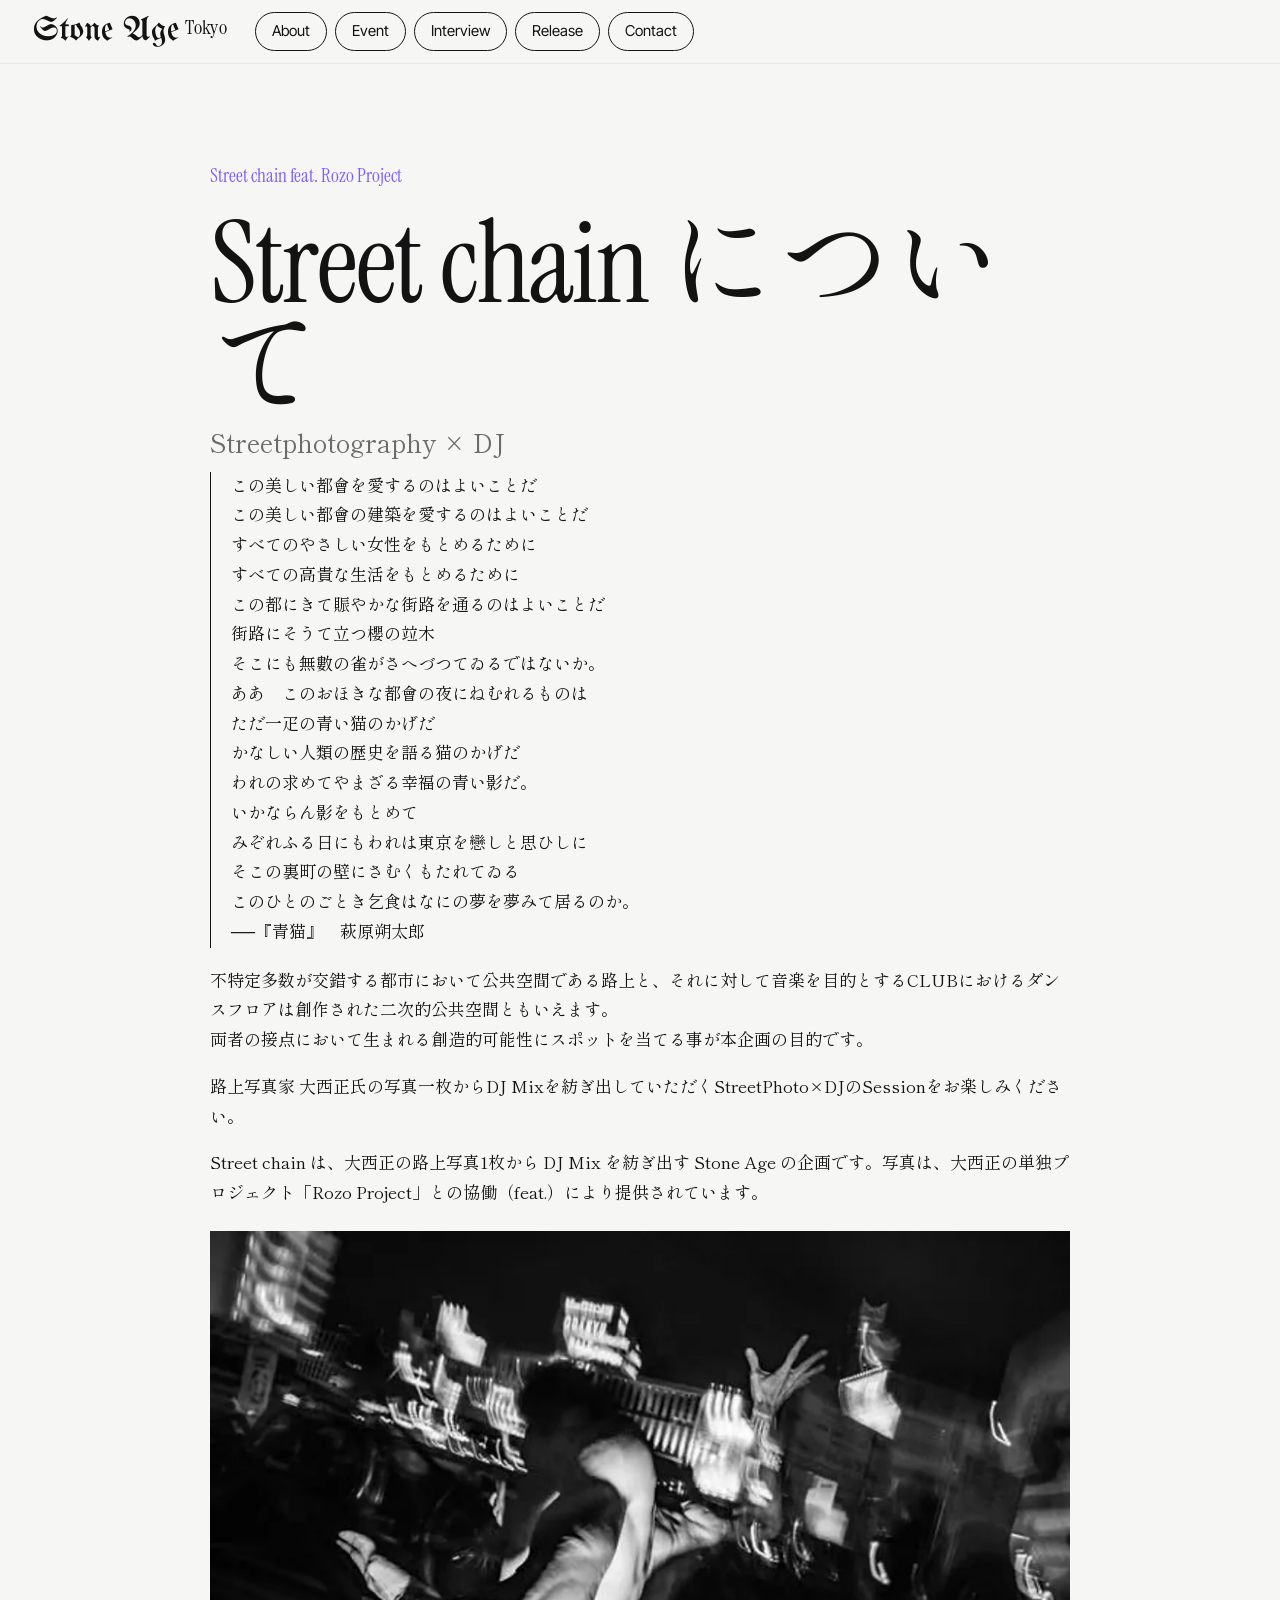
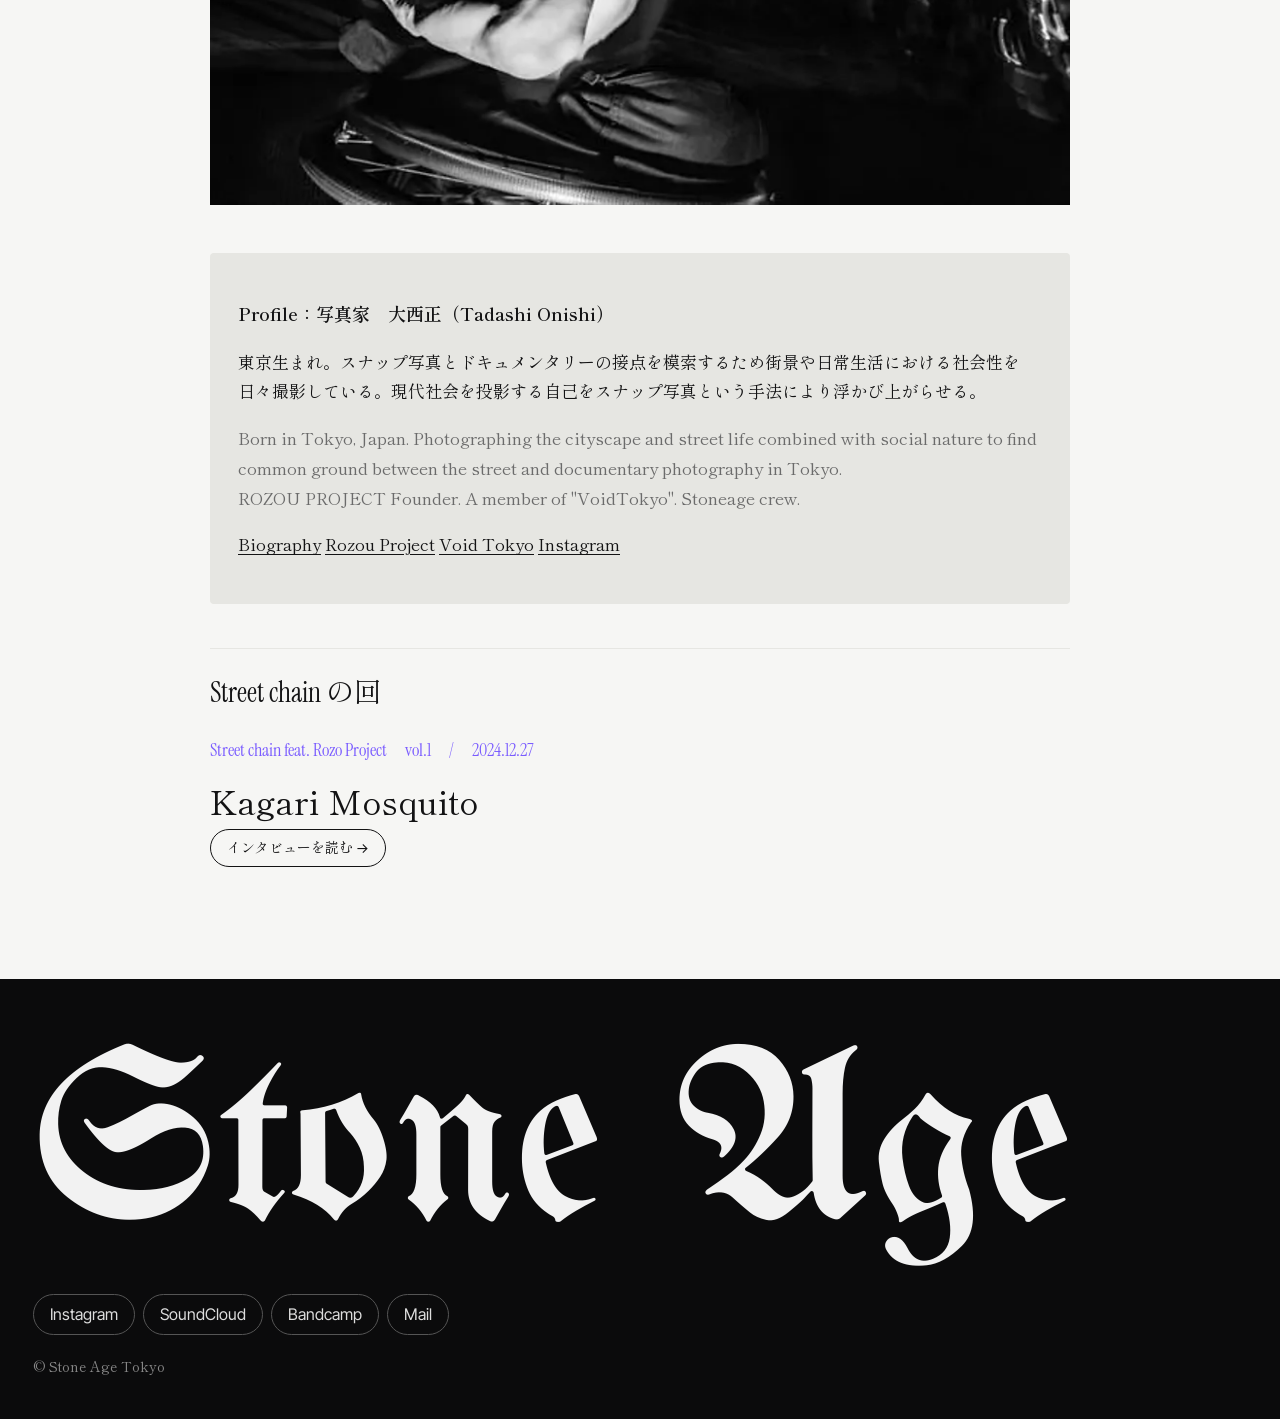
<file: interview/index.html>
<!doctype html>
<html lang="ja">
<head>
  <meta charset="utf-8">
  <meta name="viewport" content="width=device-width, initial-scale=1">
  <title>Street chain について｜Stone Age Tokyo</title>
  <meta name="description" content="路上写真とDJを掛け合わせる Stone Age の企画「Street chain feat. Rozo Project : Streetphotography × DJ」について。">
  <link rel="preconnect" href="https://fonts.googleapis.com">
  <link rel="preconnect" href="https://fonts.gstatic.com" crossorigin>
  <link href="https://fonts.googleapis.com/css2?family=Inter+Tight:wght@400;500&family=Instrument+Serif&family=Shippori+Mincho:wght@400;500;600&family=UnifrakturMaguntia&display=swap" rel="stylesheet">
  <link rel="stylesheet" href="../assets/style.css">
</head>
<body>
  <header class="site-header">
    <a class="logo" href="../">Stone Age</a>
    <nav class="nav">
      <a href="../#about">About</a>
      <a href="../#event">Event</a>
      <a href="../#interview">Interview</a>
      <a href="../#release">Release</a>
      <a href="../#contact">Contact</a>
    </nav>
    <dl class="side-info">
      <dt>Based in</dt><dd>Tokyo, Japan</dd>
      <dt>Since</dt><dd>2018</dd>
      <dt>Follow</dt><dd><a href="https://www.instagram.com/stone.age.tokyo/" target="_blank" rel="noopener">Instagram</a><br><a href="https://soundcloud.com/stoneage-tokyo" target="_blank" rel="noopener">SoundCloud</a><br><a href="https://stoneagetokyo.bandcamp.com/" target="_blank" rel="noopener">Bandcamp</a></dd>
      <dt>Contact</dt><dd><a href="mailto:stone.age.since2018@gmail.com">Mail</a></dd>
    </dl>
  </header>

  <main>
    <section>
      <div class="article">
        <p class="meta">Street chain feat. Rozo Project</p>
        <h1>Street chain について<br><span class="en">Streetphotography × DJ</span></h1>

        <p class="poem">この美しい都會を愛するのはよいことだ
この美しい都會の建築を愛するのはよいことだ
すべてのやさしい女性をもとめるために
すべての高貴な生活をもとめるために
この都にきて賑やかな街路を通るのはよいことだ
街路にそうて立つ櫻の竝木
そこにも無數の雀がさへづつてゐるではないか。
ああ　このおほきな都會の夜にねむれるものは
ただ一疋の青い猫のかげだ
かなしい人類の歴史を語る猫のかげだ
われの求めてやまざる幸福の青い影だ。
いかならん影をもとめて
みぞれふる日にもわれは東京を戀しと思ひしに
そこの裏町の壁にさむくもたれてゐる
このひとのごとき乞食はなにの夢を夢みて居るのか。
──『青猫』　萩原朔太郎</p>

        <p>不特定多数が交錯する都市において公共空間である路上と、それに対して音楽を目的とするCLUBにおけるダンスフロアは創作された二次的公共空間ともいえます。<br>
        両者の接点において生まれる創造的可能性にスポットを当てる事が本企画の目的です。</p>
        <p>路上写真家 大西正氏の写真一枚からDJ Mixを紡ぎ出していただくStreetPhoto×DJのSessionをお楽しみください。</p>
        <p>Street chain は、大西正の路上写真1枚から DJ Mix を紡ぎ出す Stone Age の企画です。写真は、大西正の単独プロジェクト「Rozo Project」との協働（feat.）により提供されています。</p>

        <img src="../assets/img/rozou.webp" alt="大西正の路上写真" width="1770" height="1182" style="margin:24px 0">

        <div class="profile" id="tadashi-onishi">
          <p><b>Profile：写真家　大西正（Tadashi Onishi）</b></p>
          <p>東京生まれ。スナップ写真とドキュメンタリーの接点を模索するため街景や日常生活における社会性を日々撮影している。現代社会を投影する自己をスナップ写真という手法により浮かび上がらせる。</p>
          <p class="en">Born in Tokyo, Japan. Photographing the cityscape and street life combined with social nature to find common ground between the street and documentary photography in Tokyo.<br>ROZOU PROJECT Founder. A member of "VoidTokyo". Stoneage crew.</p>
          <p>
            <a href="https://www.tadashionishi.com/about" target="_blank" rel="noopener">Biography</a>
            <a href="https://www.tadashionishi.com/rozou" target="_blank" rel="noopener">Rozou Project</a>
            <a href="http://voidtokyo.media/members/tadashionishi" target="_blank" rel="noopener">Void Tokyo</a>
            <a href="https://www.instagram.com/tadashionishi" target="_blank" rel="noopener">Instagram</a>
          </p>
        </div>

        <h2>Street chain の回</h2>
        <a class="card" href="kagari-mosquito.html" style="display:block;text-decoration:none;margin-bottom:16px">
          <p class="meta">Street chain feat. Rozo Project　vol.1　/　2024.12.27</p>
          <h3>Kagari Mosquito</h3>
          <span class="more">インタビューを読む →</span>
        </a>
      </div>
    </section>
  </main>

  <footer class="site-footer">
    <div class="links">
      <a href="https://www.instagram.com/stone.age.tokyo/" target="_blank" rel="noopener">Instagram</a>
      <a href="https://soundcloud.com/stoneage-tokyo" target="_blank" rel="noopener">SoundCloud</a>
      <a href="https://stoneagetokyo.bandcamp.com/" target="_blank" rel="noopener">Bandcamp</a>
      <a href="mailto:stone.age.since2018@gmail.com">Mail</a>
    </div>
    <p>© Stone Age Tokyo</p>
  </footer>
</body>
</html>
</file>
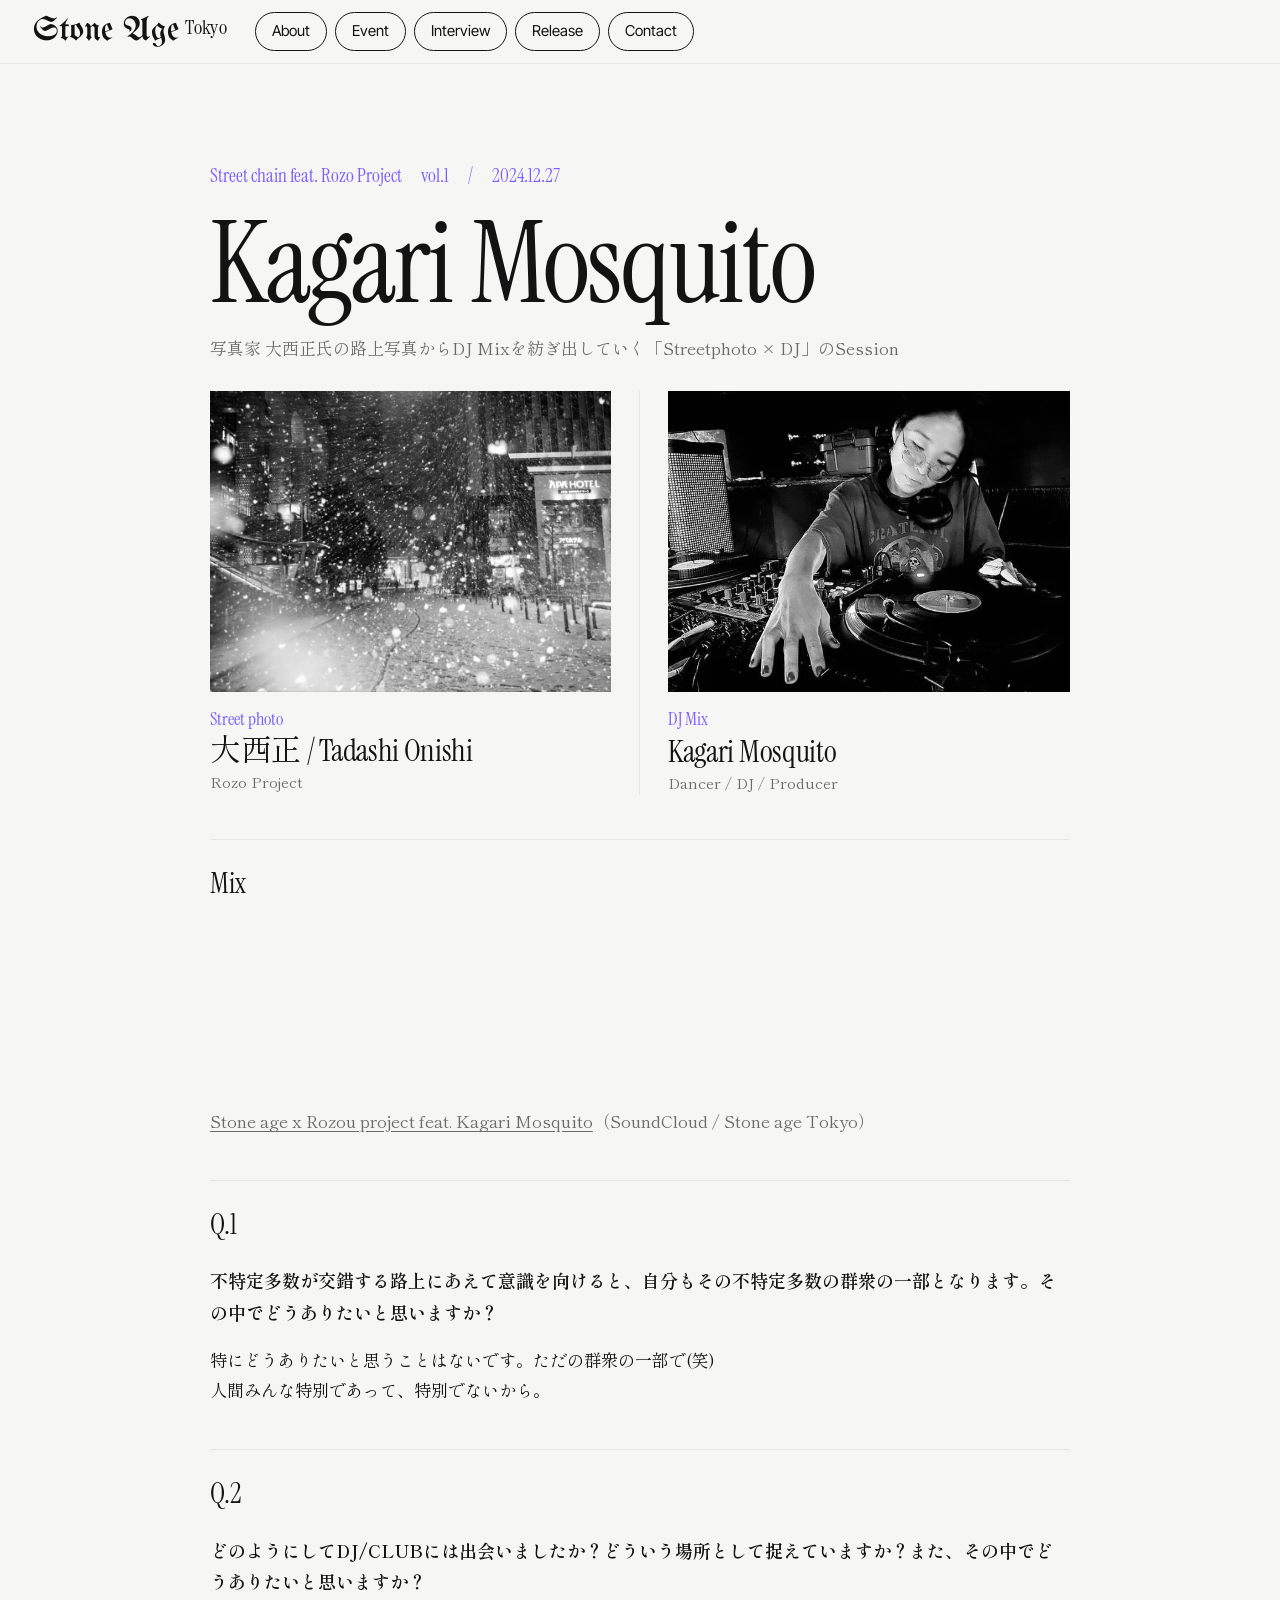
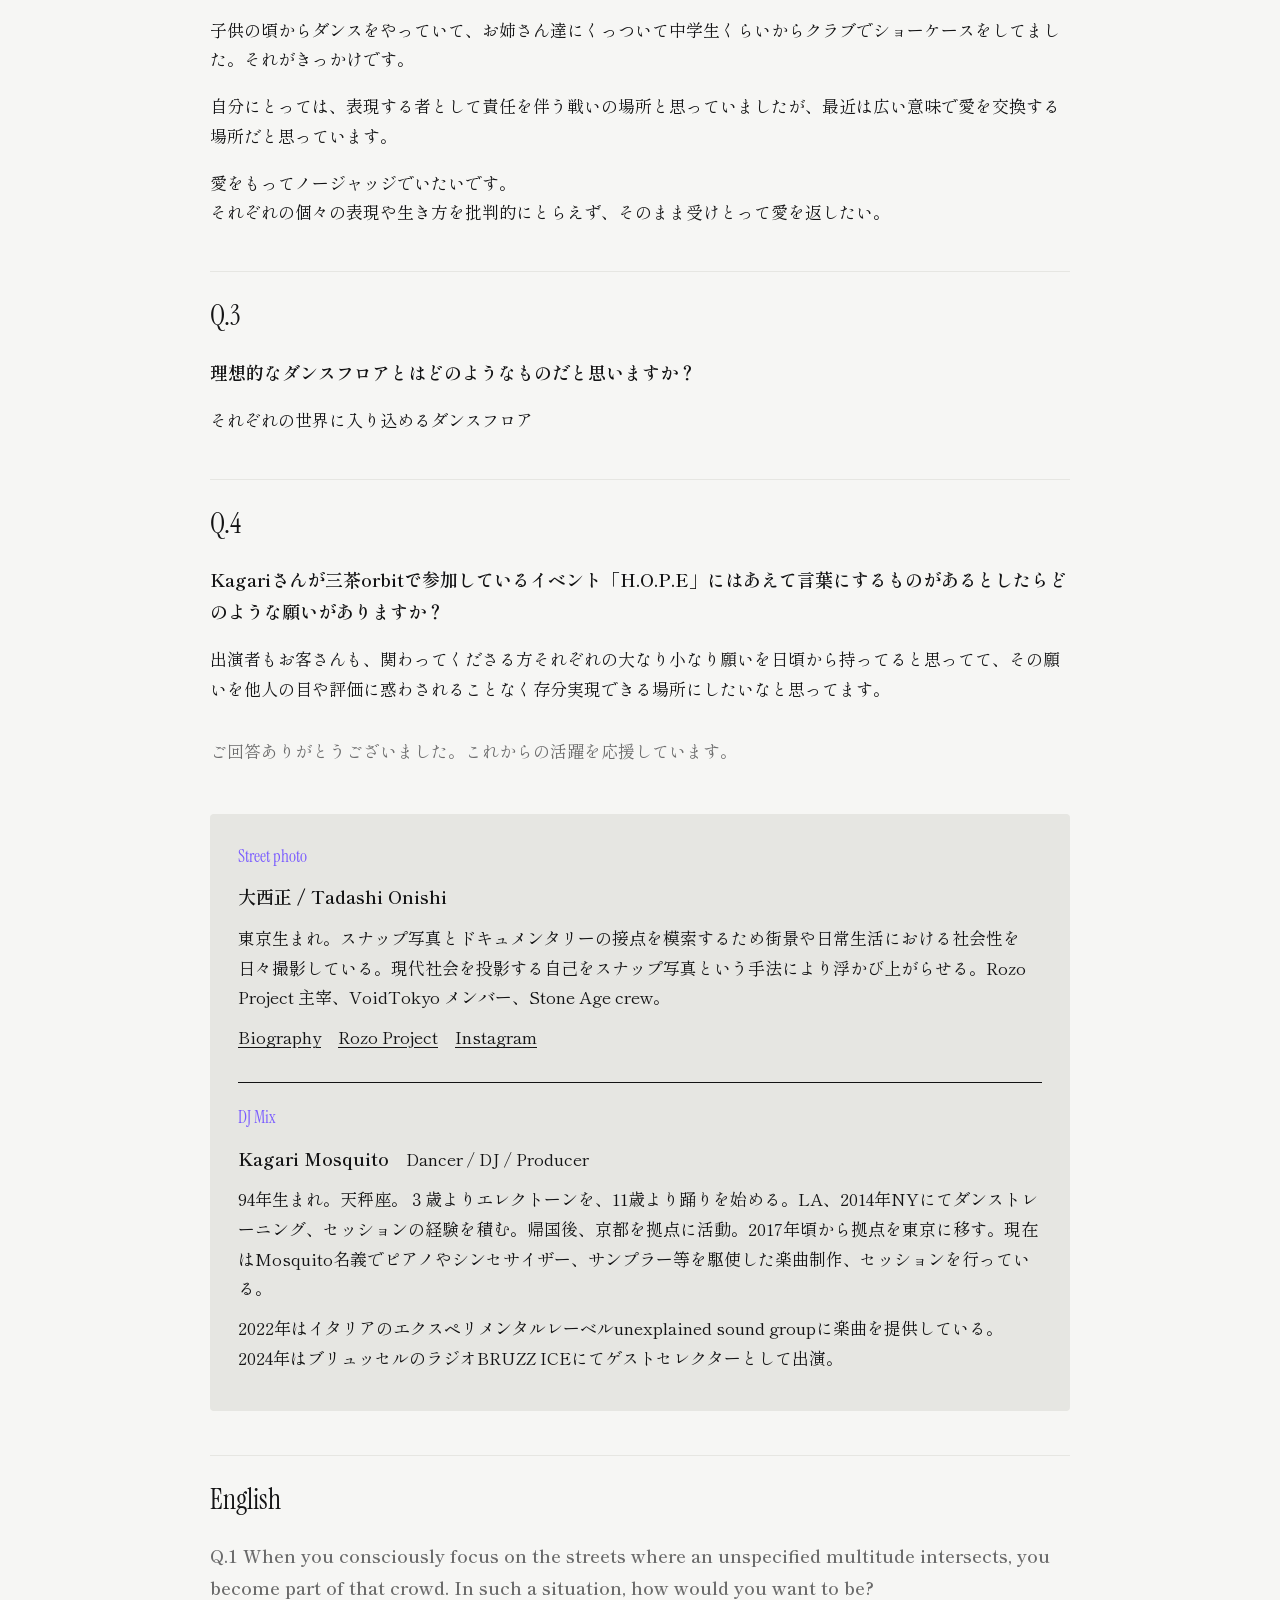
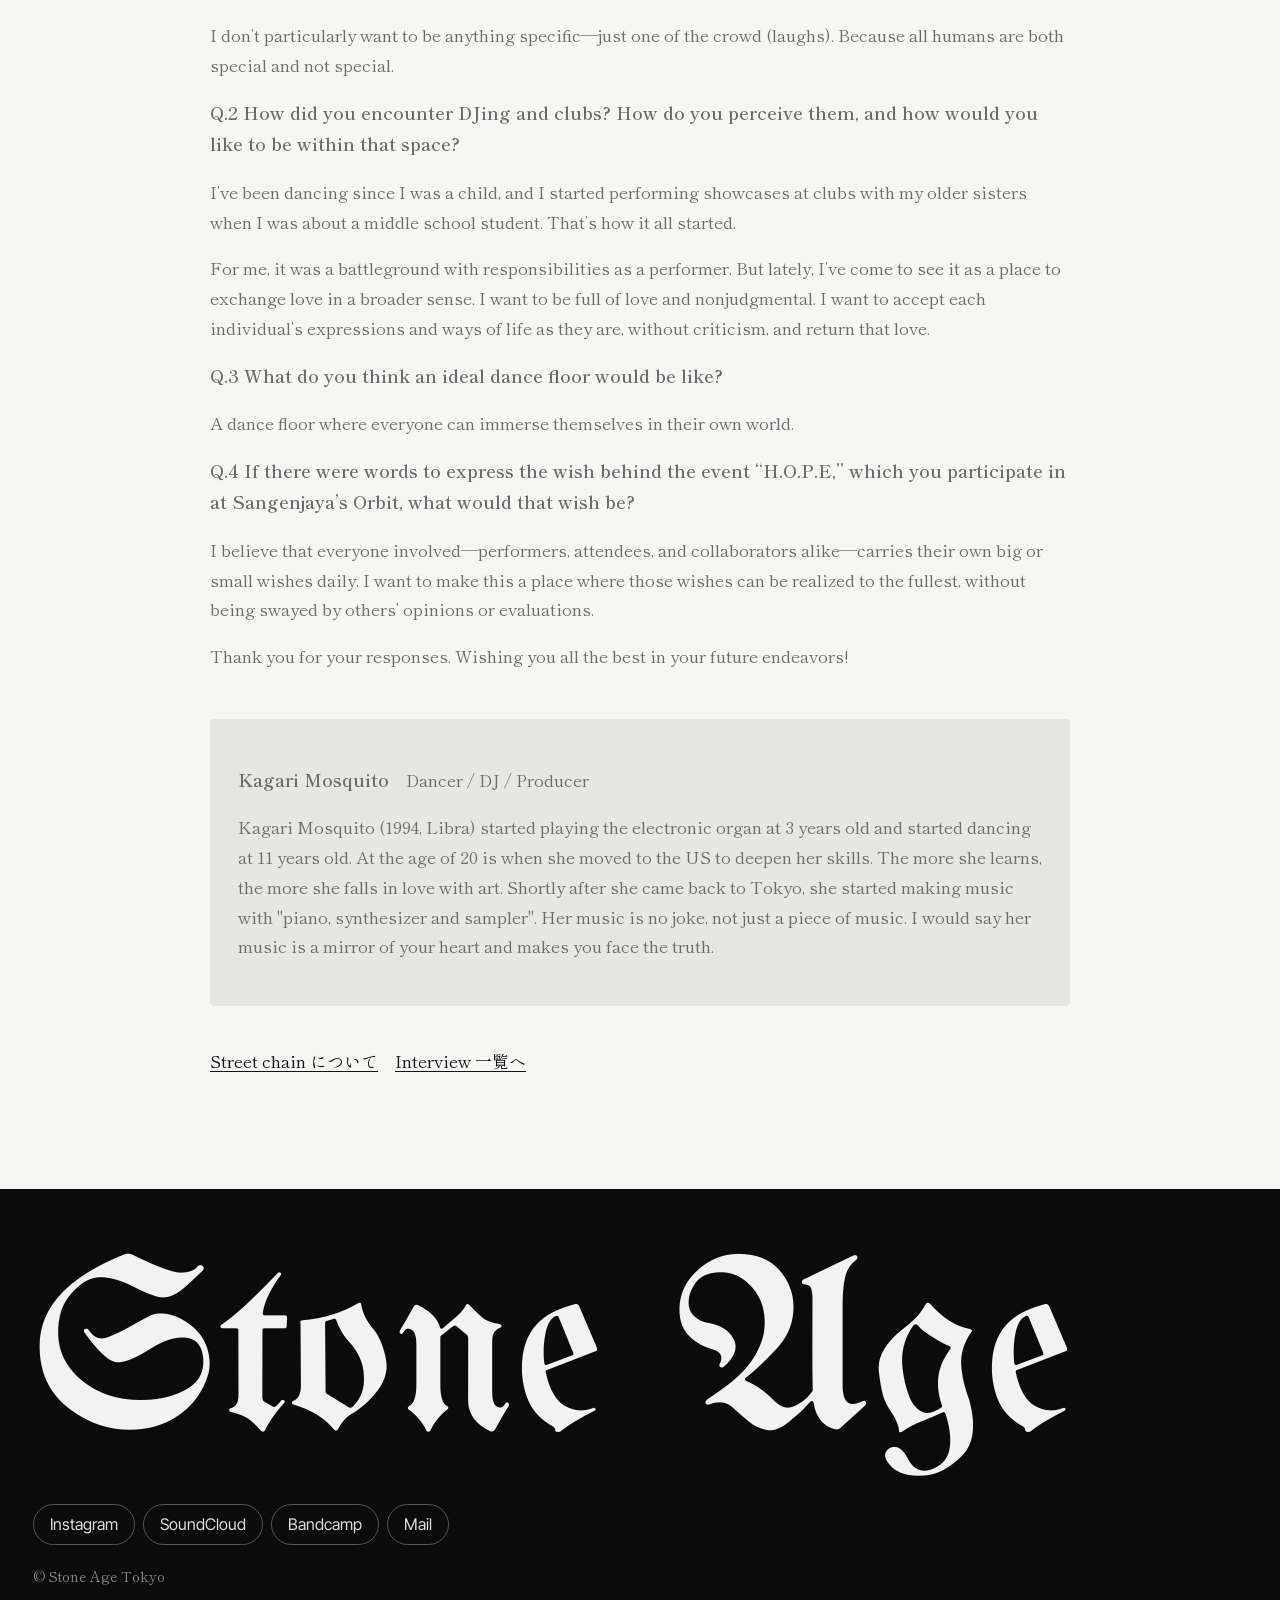
<file: interview/kagari-mosquito.html>
<!doctype html>
<html lang="ja">
<head>
  <meta charset="utf-8">
  <meta name="viewport" content="width=device-width, initial-scale=1">
  <title>vol.1 Kagari Mosquito｜Street chain｜Stone Age Tokyo</title>
  <meta name="description" content="写真家 大西正の路上写真からDJ Mixを紡ぎ出す「Streetphoto × DJ」セッション vol.1。Kagari Mosquito インタビュー。">
  <meta property="og:title" content="vol.1 Kagari Mosquito｜Street chain feat. Rozo Project">
  <meta property="og:image" content="https://stoneage.tokyo/assets/img/kagari-mosquito.webp">
  <link rel="preconnect" href="https://fonts.googleapis.com">
  <link rel="preconnect" href="https://fonts.gstatic.com" crossorigin>
  <link href="https://fonts.googleapis.com/css2?family=Inter+Tight:wght@400;500&family=Instrument+Serif&family=Shippori+Mincho:wght@400;500;600&family=UnifrakturMaguntia&display=swap" rel="stylesheet">
  <link rel="stylesheet" href="../assets/style.css">
</head>
<body>
  <header class="site-header">
    <a class="logo" href="../">Stone Age</a>
    <nav class="nav">
      <a href="../#about">About</a>
      <a href="../#event">Event</a>
      <a href="../#interview">Interview</a>
      <a href="../#release">Release</a>
      <a href="../#contact">Contact</a>
    </nav>
    <dl class="side-info">
      <dt>Based in</dt><dd>Tokyo, Japan</dd>
      <dt>Since</dt><dd>2018</dd>
      <dt>Follow</dt><dd><a href="https://www.instagram.com/stone.age.tokyo/" target="_blank" rel="noopener">Instagram</a><br><a href="https://soundcloud.com/stoneage-tokyo" target="_blank" rel="noopener">SoundCloud</a><br><a href="https://stoneagetokyo.bandcamp.com/" target="_blank" rel="noopener">Bandcamp</a></dd>
      <dt>Contact</dt><dd><a href="mailto:stone.age.since2018@gmail.com">Mail</a></dd>
    </dl>
  </header>

  <main>
    <section>
      <div class="article">
        <p class="meta">Street chain feat. Rozo Project　vol.1　/　2024.12.27</p>
        <h1>Kagari Mosquito</h1>
        <p class="en">写真家 大西正氏の路上写真からDJ Mixを紡ぎ出していく「Streetphoto × DJ」のSession</p>

        <div class="sc-pair">
            <figure class="sc-side">
              <div class="sc-img"><img src="../assets/img/sc-photo-kagari.webp" alt="Kagari Mosquito が選んだ大西正の路上写真" width="1080" height="718" loading="lazy"></div>
              <figcaption><span class="sc-role">Street photo</span><b>大西正 / Tadashi Onishi</b><span>Rozo Project</span></figcaption>
            </figure>
            <span class="sc-x" aria-hidden="true">×</span>
            <figure class="sc-side">
              <div class="sc-img"><img src="../assets/img/kagari-mosquito.webp" alt="Kagari Mosquito" width="1326" height="1326" loading="lazy"></div>
              <figcaption><span class="sc-role">DJ Mix</span><b>Kagari Mosquito</b><span>Dancer / DJ / Producer</span></figcaption>
            </figure>
          </div>

        <h2>Mix</h2>
        <iframe title="Stone age x Rozou project feat. Kagari Mosquito" width="100%" height="166" scrolling="no" frameborder="no" allow="autoplay" loading="lazy" src="https://w.soundcloud.com/player/?url=https%3A//api.soundcloud.com/tracks/1999059155&color=%23ff5500&auto_play=false&hide_related=false&show_comments=true&show_user=true&show_reposts=false&show_teaser=true"></iframe>
        <p class="meta"><a href="https://soundcloud.com/stoneage-tokyo/mix-kagari" target="_blank" rel="noopener">Stone age x Rozou project feat. Kagari Mosquito</a>（SoundCloud / Stone age Tokyo）</p>

        <h2>Q.1</h2>
        <p><b>不特定多数が交錯する路上にあえて意識を向けると、自分もその不特定多数の群衆の一部となります。その中でどうありたいと思いますか？</b></p>
        <p>特にどうありたいと思うことはないです。ただの群衆の一部で(笑)<br>
        人間みんな特別であって、特別でないから。</p>

        <h2>Q.2</h2>
        <p><b>どのようにしてDJ/CLUBには出会いましたか？どういう場所として捉えていますか？また、その中でどうありたいと思いますか？</b></p>
        <p>子供の頃からダンスをやっていて、お姉さん達にくっついて中学生くらいからクラブでショーケースをしてました。それがきっかけです。</p>
        <p>自分にとっては、表現する者として責任を伴う戦いの場所と思っていましたが、最近は広い意味で愛を交換する場所だと思っています。</p>
        <p>愛をもってノージャッジでいたいです。<br>
        それぞれの個々の表現や生き方を批判的にとらえず、そのまま受けとって愛を返したい。</p>

        <h2>Q.3</h2>
        <p><b>理想的なダンスフロアとはどのようなものだと思いますか？</b></p>
        <p>それぞれの世界に入り込めるダンスフロア</p>

        <h2>Q.4</h2>
        <p><b>Kagariさんが三茶orbitで参加しているイベント「H.O.P.E」にはあえて言葉にするものがあるとしたらどのような願いがありますか？</b></p>
        <p>出演者もお客さんも、関わってくださる方それぞれの大なり小なり願いを日頃から持ってると思ってて、その願いを他人の目や評価に惑わされることなく存分実現できる場所にしたいなと思ってます。</p>

        <p class="meta" style="margin-top:32px">ご回答ありがとうございました。これからの活躍を応援しています。</p>

        <div class="profile sc-profiles">
          <div class="sc-profile">
            <p class="sc-role">Street photo</p>
            <p><b>大西正 / Tadashi Onishi</b></p>
            <p>東京生まれ。スナップ写真とドキュメンタリーの接点を模索するため街景や日常生活における社会性を日々撮影している。現代社会を投影する自己をスナップ写真という手法により浮かび上がらせる。Rozo Project 主宰、VoidTokyo メンバー、Stone Age crew。</p>
            <p><a href="https://www.tadashionishi.com/about" target="_blank" rel="noopener">Biography</a>　<a href="https://www.tadashionishi.com/rozou" target="_blank" rel="noopener">Rozo Project</a>　<a href="https://www.instagram.com/tadashionishi" target="_blank" rel="noopener">Instagram</a></p>
          </div>
          <div class="sc-profile">
            <p class="sc-role">DJ Mix</p>
            <p><b>Kagari Mosquito</b>　Dancer / DJ / Producer</p>
          <p>94年生まれ。天秤座。３歳よりエレクトーンを、11歳より踊りを始める。LA、2014年NYにてダンストレーニング、セッションの経験を積む。帰国後、京都を拠点に活動。2017年頃から拠点を東京に移す。現在はMosquito名義でピアノやシンセサイザー、サンプラー等を駆使した楽曲制作、セッションを行っている。</p>
          <p>2022年はイタリアのエクスペリメンタルレーベルunexplained sound groupに楽曲を提供している。<br>
          2024年はブリュッセルのラジオBRUZZ ICEにてゲストセレクターとして出演。</p>
        </div>
        </div>

        <h2 lang="en">English</h2>
        <div lang="en" class="en">
          <p><b>Q.1 When you consciously focus on the streets where an unspecified multitude intersects, you become part of that crowd. In such a situation, how would you want to be?</b></p>
          <p>I don’t particularly want to be anything specific—just one of the crowd (laughs). Because all humans are both special and not special.</p>
          <p><b>Q.2 How did you encounter DJing and clubs? How do you perceive them, and how would you like to be within that space?</b></p>
          <p>I’ve been dancing since I was a child, and I started performing showcases at clubs with my older sisters when I was about a middle school student. That’s how it all started.</p>
          <p>For me, it was a battleground with responsibilities as a performer. But lately, I’ve come to see it as a place to exchange love in a broader sense. I want to be full of love and nonjudgmental. I want to accept each individual’s expressions and ways of life as they are, without criticism, and return that love.</p>
          <p><b>Q.3 What do you think an ideal dance floor would be like?</b></p>
          <p>A dance floor where everyone can immerse themselves in their own world.</p>
          <p><b>Q.4 If there were words to express the wish behind the event “H.O.P.E,” which you participate in at Sangenjaya’s Orbit, what would that wish be?</b></p>
          <p>I believe that everyone involved—performers, attendees, and collaborators alike—carries their own big or small wishes daily. I want to make this a place where those wishes can be realized to the fullest, without being swayed by others’ opinions or evaluations.</p>
          <p>Thank you for your responses. Wishing you all the best in your future endeavors!</p>
          <div class="profile">
            <p><b>Kagari Mosquito</b>　Dancer / DJ / Producer</p>
            <p>Kagari Mosquito (1994, Libra) started playing the electronic organ at 3 years old and started dancing at 11 years old. At the age of 20 is when she moved to the US to deepen her skills. The more she learns, the more she falls in love with art. Shortly after she came back to Tokyo, she started making music with "piano, synthesizer and sampler". Her music is no joke, not just a piece of music. I would say her music is a mirror of your heart and makes you face the truth.</p>
          </div>
        </div>

        <p style="margin-top:40px"><a href="./">Street chain について</a>　<a href="../#interview">Interview 一覧へ</a></p>
      </div>
    </section>
  </main>

  <footer class="site-footer">
    <div class="links">
      <a href="https://www.instagram.com/stone.age.tokyo/" target="_blank" rel="noopener">Instagram</a>
      <a href="https://soundcloud.com/stoneage-tokyo" target="_blank" rel="noopener">SoundCloud</a>
      <a href="https://stoneagetokyo.bandcamp.com/" target="_blank" rel="noopener">Bandcamp</a>
      <a href="mailto:stone.age.since2018@gmail.com">Mail</a>
    </div>
    <p>© Stone Age Tokyo</p>
  </footer>
</body>
</html>
</file>
<file: assets/style.css>
/* 参考：明るい紙色の背景、黒のアウトラインのピル型ナビ、大きなセリフ体の見出しとリード文、
   グロテスク体のタイトル、紫のアクセント、大きな写真のカード、黒いフッター。
   ロゴはブラックレターを残す */
:root {
  --bg: #f6f6f4;
  --fg: #131314;
  --fg-dim: #6b6b6b;
  --line: #131314;
  --soft: #e6e6e2;
  --accent: #7a5cff;
  --ink: #0b0b0c;
  --max: 1360px;
  --gutter: clamp(16px, 2.6vw, 36px);
  /* フォントは3系統＋ロゴ：見出しの欧文＝Instrument Serif、本文と日本語＝しっぽり明朝、ボタン類だけ Inter Tight */
  --serif: "Instrument Serif", "Shippori Mincho", "Hiragino Mincho ProN", "Yu Mincho", serif;
  --text: "Shippori Mincho", "Hiragino Mincho ProN", "Yu Mincho", serif;
  --sans: "Inter Tight", "Shippori Mincho", sans-serif;
  --black: "UnifrakturMaguntia", "Old English Text MT", serif;
}

* { box-sizing: border-box; }
html { scroll-behavior: smooth; }
body {
  margin: 0;
  background: var(--bg);
  color: var(--fg);
  font-family: var(--text);
  font-size: 16px;
  line-height: 1.7;
  -webkit-font-smoothing: antialiased;
}
a { color: inherit; text-decoration: none; }
p a, .lineup a { text-decoration: underline; text-underline-offset: 3px; }
img { max-width: 100%; height: auto; display: block; }
b, strong { font-weight: 600; }

/* ヘッダー：ロゴ＋ピル型ナビ */
.site-header {
  position: sticky; top: 0; z-index: 20;
  display: flex; align-items: center; gap: 12px 20px; flex-wrap: wrap;
  padding: 12px var(--gutter);
  background: rgba(246, 246, 244, .94);
  backdrop-filter: blur(8px);
  border-bottom: 1px solid var(--soft);
}
.logo { font-family: var(--black); font-size: 34px; line-height: 1; white-space: nowrap; margin-right: 8px; }
.logo::after { content: "Tokyo"; font-family: var(--serif); font-size: 20px; letter-spacing: .02em; margin-left: 6px; vertical-align: 6px; }
.nav { display: flex; gap: 8px; flex-wrap: wrap; }
.nav a {
  font-family: var(--sans); font-size: 15px; line-height: 1.5; padding: 7px 16px; border: 1px solid var(--line); border-radius: 999px;
  transition: background .15s, color .15s;
}
.nav a:hover, .nav a.is-active { background: var(--fg); color: var(--bg); }
.side-info { display: none; }
@media (max-width: 640px) {
  .site-header { gap: 8px; padding-bottom: 10px; }
  .logo { font-size: 28px; }
  .nav { gap: 6px; flex-wrap: nowrap; overflow-x: auto; width: calc(100% + var(--gutter)); margin-right: calc(-1 * var(--gutter)); padding-right: var(--gutter); scrollbar-width: none; }
  .nav::-webkit-scrollbar { display: none; }
  .nav a { font-size: 13px; padding: 5px 12px; white-space: nowrap; }
}

/* トップ画像（全幅） */
.hero { position: relative; height: min(78vh, 760px); background: var(--ink); overflow: hidden; }
@media (max-width: 640px) { .hero { height: 52vh; } }
.hero img.hero-bg { position: absolute; inset: 0; width: 100%; height: 100%; object-fit: cover; filter: grayscale(1) contrast(1.08); }

/* イントロ：大きなセリフ体 */
.intro { padding: clamp(40px, 7vw, 96px) var(--gutter) 24px; max-width: var(--max); margin: 0 auto; }
.kicker { font-family: var(--serif); font-size: 19px; color: var(--accent); margin: 0 0 8px; }
.display { font-family: var(--serif); font-weight: 400; font-size: clamp(64px, 11vw, 170px); line-height: .9; letter-spacing: -.02em; margin: 0; }
.display .bl { font-family: var(--black); font-size: .82em; letter-spacing: 0; }
.intro-row { display: flex; justify-content: space-between; align-items: baseline; gap: 16px; flex-wrap: wrap; margin-top: 18px; }
.intro-meta { font-size: clamp(18px, 2vw, 26px); }
.statement { font-family: var(--serif); font-size: clamp(28px, 3.6vw, 54px); line-height: 1.08; margin: 28px 0 0; max-width: 22em; }
.statement .ja { display: block; font-size: .82em; line-height: 1.35; margin-bottom: 10px; }

/* セクション共通 */
main section { padding: clamp(48px, 6vw, 88px) var(--gutter) 24px; }
.wrap { max-width: var(--max); margin: 0 auto; }
.section-title { font-family: var(--serif); font-weight: 400; font-size: clamp(48px, 7vw, 104px); line-height: .95; letter-spacing: -.015em; margin: 0 0 6px; }
.section-sub { font-size: 15px; color: var(--fg-dim); margin: 0 0 32px; }
.lead { font-family: var(--serif); font-size: clamp(26px, 3vw, 42px); line-height: 1.15; margin: 0 0 18px; }
.en { color: var(--fg-dim); }
.meta { color: var(--fg-dim); font-size: 14px; }
.grid-2 { display: grid; gap: 28px 40px; grid-template-columns: 1fr; }
@media (min-width: 820px) { .grid-2 { grid-template-columns: 1fr 1fr; } }
.pill, .more, .button, .timetable summary {
  display: inline-block; font-family: var(--sans); font-size: 14px; padding: 6px 16px;
  border: 1px solid var(--line); border-radius: 999px; cursor: pointer; background: transparent; color: var(--fg);
}
.more:hover, .button:hover, .timetable summary:hover { background: var(--fg); color: var(--bg); }

/* イベント */
#event > .wrap > h3 { font-family: var(--serif); font-weight: 400; font-size: clamp(30px, 3.4vw, 46px); margin: 48px 0 18px; }
.event-grid { display: grid; gap: 48px 32px; grid-template-columns: repeat(auto-fill, minmax(280px, 1fr)); }
.event { display: flex; flex-direction: column; }
.ev-img { display: block; margin: 0 0 16px; background: var(--ink); overflow: hidden; }
.ev-img img { width: 100%; height: auto; transition: transform .4s ease; }
.ev-img:hover img { transform: scale(1.02); }
.event .date { font-family: var(--serif); color: var(--accent); font-size: 19px; margin: 0 0 4px; order: -1; }
.event > .date { margin-bottom: 10px; }
.event .dow { margin-right: 8px; }
.event h3 { font-weight: 400; font-size: clamp(24px, 2.3vw, 32px); line-height: 1.05; letter-spacing: -.01em; margin: 2px 0 8px; }
.event .venue { margin: 0 0 10px; font-size: 15px; }
.event > div > p { font-size: 15px; }
.lineup { margin: 8px 0 0; padding: 0; list-style: none; font-size: 14px; line-height: 1.45; }
.lineup li { margin: 0 0 6px; }
.lineup b { display: block; font-family: var(--serif); font-weight: 400; font-size: 16px; color: var(--fg-dim); }
.timetable { margin-top: 16px; }
.timetable summary { list-style: none; }
.timetable summary::-webkit-details-marker { display: none; }
.timetable .grid-2 { margin-top: 14px; gap: 12px 28px; }
.flyer { width: 100%; }
.video { position: relative; aspect-ratio: 16 / 9; margin: 0 0 12px; background: var(--ink); }
.video iframe, .video video { position: absolute; inset: 0; width: 100%; height: 100%; border: 0; }
.photo-video { margin: 0 0 32px; }
.photo-video figcaption { padding: 8px 0 0; font-size: 14px; line-height: 1.4; }

/* 次回イベント：大きく */
.event.next-event { grid-column: 1 / -1; }
@media (min-width: 900px) {
  .event.next-event > div { display: grid; grid-template-columns: minmax(300px, 40%) 1fr; column-gap: 48px; align-items: start; }
  .event.next-event > div > .ev-img { grid-row: 1 / span 20; margin: 0; }
}
.event.next-event h3 { font-family: var(--serif); font-size: clamp(48px, 6.5vw, 104px); line-height: .92; letter-spacing: -.02em; }
.event.next-event > div > p:not(.venue) { font-family: var(--serif); font-size: clamp(20px, 2vw, 28px); line-height: 1.2; }
.event.next-event .lineup { columns: 2 240px; column-gap: 32px; font-size: 15px; }
.event.next-event .lineup li { break-inside: avoid; }
.event.next-event .timetable .lineup { columns: auto; }

/* 年ごとの開閉 */
.year-title { font-family: var(--serif); font-weight: 400; font-size: clamp(40px, 5vw, 72px); line-height: 1; margin: 56px 0 24px; display: inline-block; }
details.year { border-top: 1px solid var(--line); margin-top: 28px; }
details.year > summary { cursor: pointer; list-style: none; display: flex; align-items: center; justify-content: space-between; }
details.year > summary::-webkit-details-marker { display: none; }
details.year > summary .year-title { margin: 16px 0; }
details.year > summary::after { content: "open"; font-family: var(--sans); font-size: 14px; padding: 6px 16px; border: 1px solid var(--line); border-radius: 999px; }
details.year[open] > summary::after { content: "close"; background: var(--fg); color: var(--bg); }

/* Photos */
#photos { background: var(--ink); color: #eee; }
#photos .section-sub { color: #9a9a9a; }
.gallery { columns: 3 300px; column-gap: 16px; }
.gallery figure { break-inside: avoid; margin: 0 0 22px; }
.gallery img { width: 100%; height: auto; filter: grayscale(1); transition: filter .3s; }
.gallery a:hover img { filter: none; }
.gallery figcaption { padding: 8px 0 0; font-size: 14px; line-height: 1.4; }
.gallery figcaption span, .photo-video figcaption span { display: block; font-family: var(--serif); color: var(--accent); font-size: 15px; filter: brightness(1.4); }

/* カード（インタビューなど） */
.card { display: block; color: var(--fg); }
.card h3 { font-weight: 400; font-size: clamp(26px, 2.6vw, 36px); line-height: 1.05; margin: 4px 0 10px; }
.card .meta:first-of-type, .card-img + .meta { font-family: var(--serif); color: var(--accent); font-size: 18px; }
.card-img { width: 100%; aspect-ratio: 3 / 2; object-fit: cover; margin-bottom: 16px; filter: grayscale(1); }
.vol-tabs, .vol-nav { display: flex; gap: 8px; flex-wrap: wrap; margin: 8px 0 28px; }
.vol-tabs button, .vol-nav a { font: inherit; font-family: var(--sans); font-size: 14px; padding: 6px 16px; border: 1px solid var(--line); border-radius: 999px; background: transparent; color: var(--fg); cursor: pointer; }
.vol-tabs button:hover, .vol-nav a:hover, .vol-tabs button[aria-selected="true"], .vol-nav a[aria-current="page"] { background: var(--fg); color: var(--bg); }
.card.feature[hidden] { display: none; }
.card.feature { display: grid; gap: 32px; align-items: start; }
.card.feature img { width: 100%; aspect-ratio: 1 / 1; object-fit: cover; filter: grayscale(1); }
.card.feature h3 { font-family: var(--serif); font-size: clamp(48px, 6vw, 96px); line-height: .92; letter-spacing: -.02em; }
.card.feature p:not(.meta) { font-family: var(--serif); font-size: clamp(22px, 2.2vw, 32px); line-height: 1.2; }
@media (min-width: 820px) { .card.feature { grid-template-columns: 5fr 7fr; gap: 48px; } }

/* Street chain：写真と DJ を同じ大きさで左右に */
.sc-vol[hidden] { display: none; }
.sc-vol .kicker { margin-bottom: 14px; }
.sc-pair { display: grid; grid-template-columns: 1fr; gap: 20px; align-items: start; margin: 0 0 24px; }
@media (min-width: 760px) { .sc-pair { grid-template-columns: 1fr auto 1fr; gap: 24px; } }
.sc-side { margin: 0; }
.sc-img { aspect-ratio: 4 / 3; background: var(--ink); overflow: hidden; }
.sc-img img { width: 100%; height: 100%; object-fit: cover; filter: grayscale(1); }
.sc-side figcaption { padding-top: 12px; display: flex; flex-direction: column; gap: 2px; }
.sc-role { font-family: var(--serif); color: var(--accent); font-size: 18px; margin: 0; }
.sc-side figcaption b { font-family: var(--serif); font-weight: 400; font-size: clamp(30px, 3.4vw, 50px); line-height: 1; letter-spacing: -.01em; }
.sc-side figcaption span:last-child { font-size: 15px; color: var(--fg-dim); }
.sc-x { font-family: var(--serif); font-size: clamp(40px, 5vw, 72px); line-height: 1; align-self: center; justify-self: center; margin-top: -40px; }
@media (max-width: 759px) { .sc-x { margin: -8px 0; } }
.sc-quote { font-family: var(--serif); font-size: clamp(22px, 2.4vw, 34px); line-height: 1.25; max-width: 30em; margin: 0 0 18px; }
.sc-quote span { display: block; font-family: var(--text); font-size: 14px; color: var(--fg-dim); margin-top: 8px; }
.sc-profiles { display: grid; gap: 28px; grid-template-columns: 1fr; }
@media (min-width: 760px) { .sc-profiles { grid-template-columns: 1fr 1fr; gap: 40px; } }
.sc-profile p { margin: 0 0 10px; font-size: 15px; line-height: 1.7; }
.article .sc-pair { margin: 28px 0 32px; }
.article .sc-side figcaption b { font-size: clamp(24px, 2.4vw, 32px); }

/* リリース：2作品を並べる */
.release-cover { width: 100%; aspect-ratio: 1 / 1; object-fit: cover; }
.button { margin: 10px 8px 0 0; }
.release-grid { display: grid; gap: 64px 48px; grid-template-columns: 1fr; }
@media (min-width: 820px) { .release-grid { grid-template-columns: 1fr 1fr; } }
.release { display: flex; flex-direction: column; }
.release-art { display: block; background: var(--ink); margin-bottom: 18px; overflow: hidden; }
.release-art img { width: 100%; aspect-ratio: 1 / 1; object-fit: cover; transition: transform .4s ease; }
.release-art:hover img { transform: scale(1.02); }
.release h3 { font-family: var(--serif); font-weight: 400; font-size: clamp(44px, 5vw, 76px); line-height: .92; letter-spacing: -.02em; margin: 2px 0 10px; }
.release h3 span { display: block; font-family: var(--text); font-size: 17px; letter-spacing: 0; margin-top: 8px; color: var(--fg-dim); }
.release-artist { font-size: 16px; margin: 0 0 14px; }
.release > p:not(.kicker):not(.release-artist) { font-size: 16px; line-height: 1.7; margin: 0 0 18px; }
.formats { list-style: none; padding: 0; margin: 0 0 20px; border-top: 1px solid var(--line); }
.formats li { display: flex; flex-wrap: wrap; gap: 2px 16px; justify-content: space-between; padding: 12px 0; border-bottom: 1px solid var(--soft); font-size: 16px; }
.formats li span:first-child { font-weight: 500; }
.formats em { flex-basis: 100%; font-style: normal; font-size: 13px; color: var(--fg-dim); }
.buy {
  align-self: flex-start; display: inline-block; padding: 12px 26px; border-radius: 999px;
  background: var(--accent); color: #fff; font-family: var(--sans); font-size: 16px; font-weight: 500; margin-bottom: 18px;
  transition: background .15s;
}
.buy:hover { background: var(--fg); }
.bc-player { border: 0; width: 100%; height: 42px; }

/* 記事ページ */
.article { max-width: 860px; margin: 0 auto; }
.article h1 { font-family: var(--serif); font-weight: 400; font-size: clamp(56px, 9vw, 130px); line-height: .9; letter-spacing: -.02em; margin: 8px 0 18px; }
.article h1 .en { display: block; font-family: var(--text); font-size: .22em; letter-spacing: 0; margin-top: 12px; }
.article > .meta:first-of-type, .article > .vol-nav + .meta { font-family: var(--serif); color: var(--accent); font-size: 19px; }
.article h2 { font-family: var(--serif); font-weight: 400; font-size: 28px; margin: 44px 0 8px; }
.article p { font-size: 17px; line-height: 1.75; }
.article p b { font-size: 18px; }
.poem { white-space: pre-line; font-family: var(--serif); font-size: 20px; line-height: 1.6; border-left: 1px solid var(--line); padding-left: 20px; }
.profile { margin-top: 48px; padding: 28px; background: var(--soft); border-radius: 4px; }

/* フッター：黒地に大きなロゴ */
.site-footer { background: var(--ink); color: #ddd; padding: 64px var(--gutter) 40px; margin-top: 72px; overflow: hidden; }
.site-footer::before { content: "Stone Age"; display: block; font-family: var(--black); font-size: clamp(80px, 19vw, 300px); line-height: .9; color: #f2f2f2; margin-bottom: 32px; white-space: nowrap; }
.site-footer .links { display: flex; gap: 8px; flex-wrap: wrap; margin-bottom: 20px; }
.site-footer .links a { font-family: var(--sans); padding: 6px 16px; border: 1px solid #555; border-radius: 999px; }
.site-footer .links a:hover { background: #f2f2f2; color: var(--ink); }
.site-footer p { color: #888; font-size: 14px; margin: 0; }

/* ===== 区切り線と読みやすさの調整 =====
   欄と欄、カードとカードの間に線を入れ、横並びの文章は縦に並べる */
main > section + section { border-top: 1px solid var(--line); }
#photos { border-top: 0; }

/* About：日本語と英語を横並びにせず、縦に */
#about .grid-2 { grid-template-columns: 1fr; max-width: 46em; gap: 20px; }
#about .grid-2 > div + div { border-top: 1px solid var(--soft); padding-top: 20px; }

/* イベント：カードごとに上線で区切る（複数列でも境目が分かるように縦線も） */
.event-grid { gap: 0; border-top: 1px solid var(--line); }
.event-grid > .event { padding: 20px 20px 32px; border-bottom: 1px solid var(--soft); }
@media (min-width: 640px) {
  .event-grid > .event { border-right: 1px solid var(--soft); }
}
.event-grid > .event.next-event { padding: 24px 0 36px; border-right: 0; border-bottom: 0; }
.event.next-event .lineup { columns: auto; }
#event > .wrap > h3 { padding-top: 8px; }
details.year .event-grid { margin-bottom: 24px; }

/* Street chain：写真と DJ の間に縦線、引用・プロフィールは縦に区切る */
.sc-vol { border-top: 1px solid var(--line); padding-top: 20px; }
@media (min-width: 760px) {
  .sc-pair { grid-template-columns: 1fr 1fr; gap: 0; }
  .sc-pair .sc-side:first-child { padding-right: 28px; border-right: 1px solid var(--soft); }
  .sc-pair .sc-side:last-child { padding-left: 28px; }
  .sc-x { display: none; }
}
.sc-quote { border-top: 1px solid var(--soft); padding-top: 18px; }
.sc-profiles { grid-template-columns: 1fr !important; gap: 0; }
.sc-profile + .sc-profile { border-top: 1px solid var(--line); padding-top: 20px; margin-top: 20px; }
#interview .card { border-top: 1px solid var(--line); padding-top: 20px; }

/* リリース：2作品の間に縦線 */
.release-grid { border-top: 1px solid var(--line); padding-top: 28px; }
@media (min-width: 820px) {
  .release-grid { gap: 0; }
  .release-grid > .release:first-child { padding-right: 40px; border-right: 1px solid var(--soft); }
  .release-grid > .release:last-child { padding-left: 40px; }
}

/* 記事ページ：Q&A の区切り */
.article h2 { border-top: 1px solid var(--soft); padding-top: 20px; }

/* Street chain：全回のタブと、DJ 写真がない回の名前パネル */
.sc-tabrow { display: flex; flex-wrap: wrap; align-items: baseline; gap: 6px 14px; margin: 0 0 6px; }
.sc-tabrow .vol-tabs { margin: 0 0 10px; }
.sc-tablabel { font-family: var(--serif); color: var(--accent); font-size: 18px; min-width: 9em; }
.sc-name { display: flex; align-items: center; justify-content: center; padding: 24px; background: var(--ink); color: #f2f2f2; text-align: center; }
.sc-name span { font-family: var(--serif); font-size: clamp(36px, 4.6vw, 72px); line-height: 1; letter-spacing: -.01em; }
.sc-player { border: 0; margin: 0 0 16px; }
.sc-vol { padding-bottom: 8px; }
</file>
